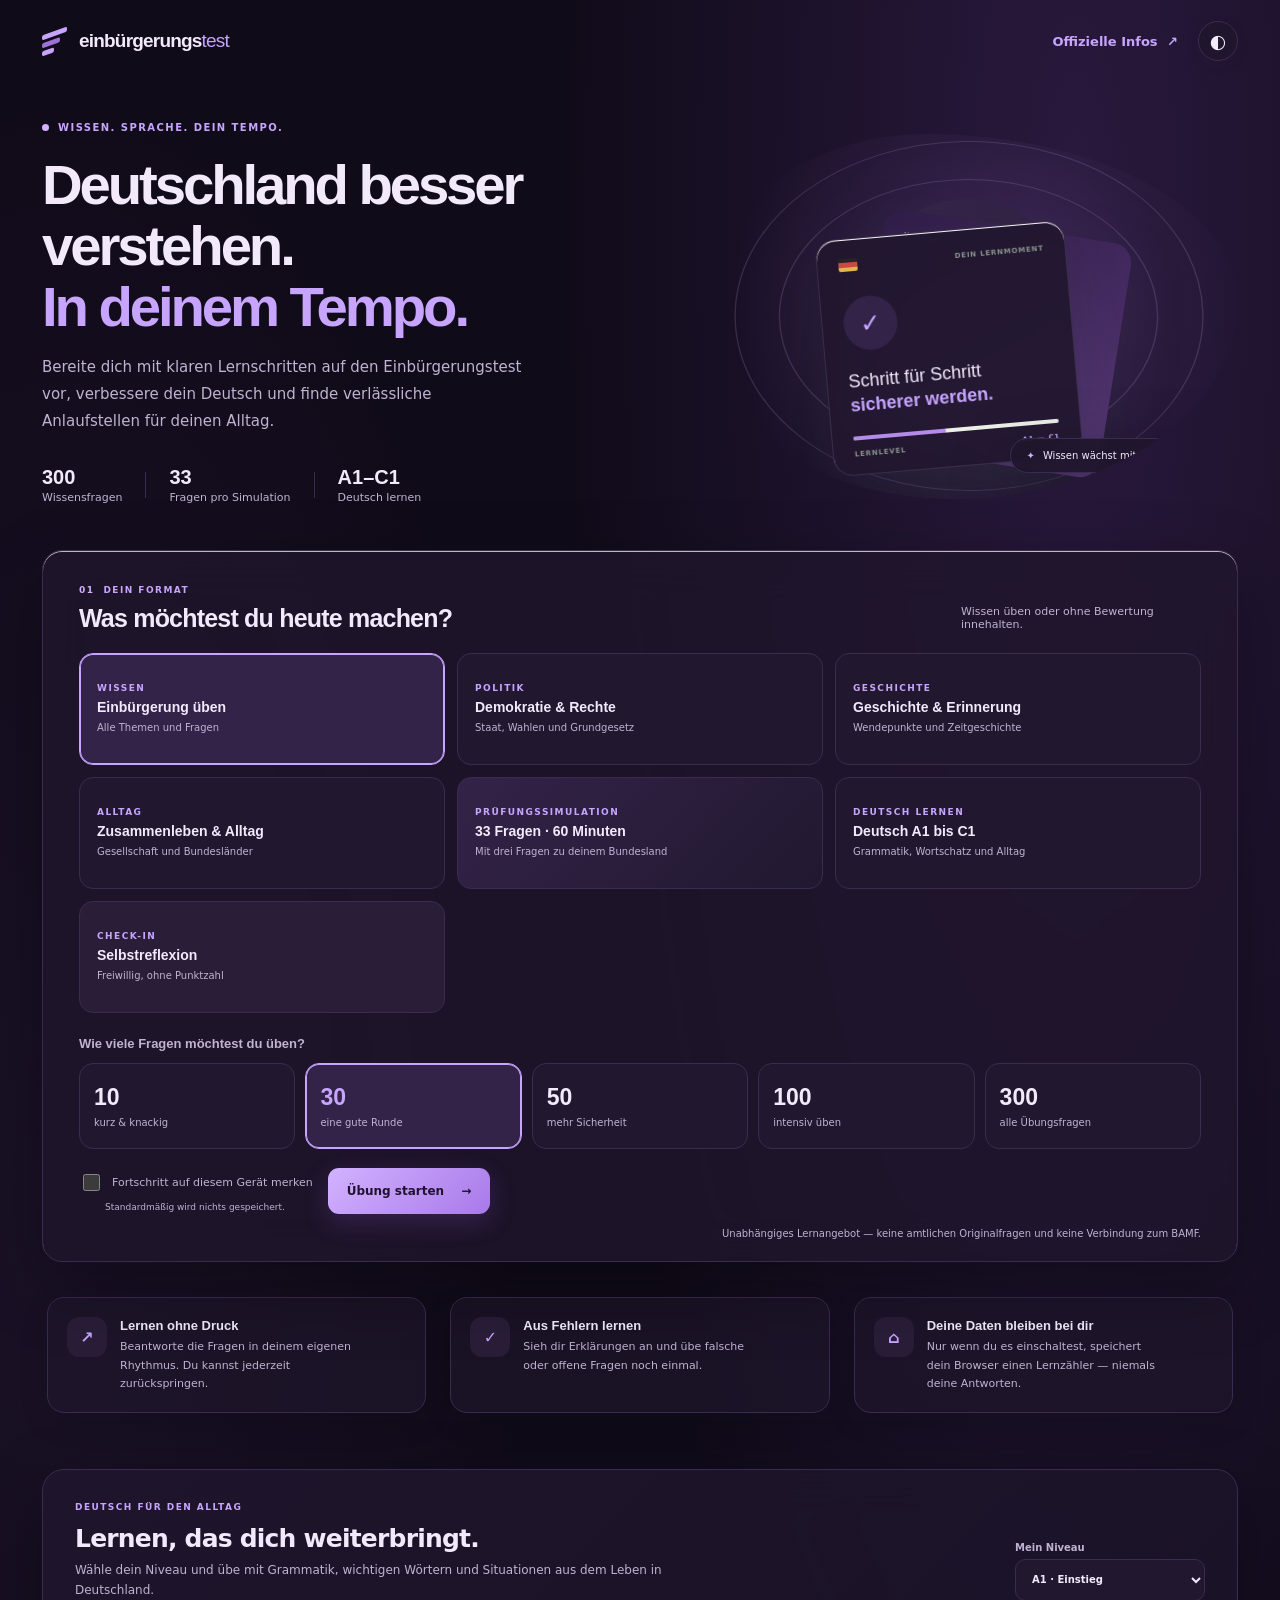
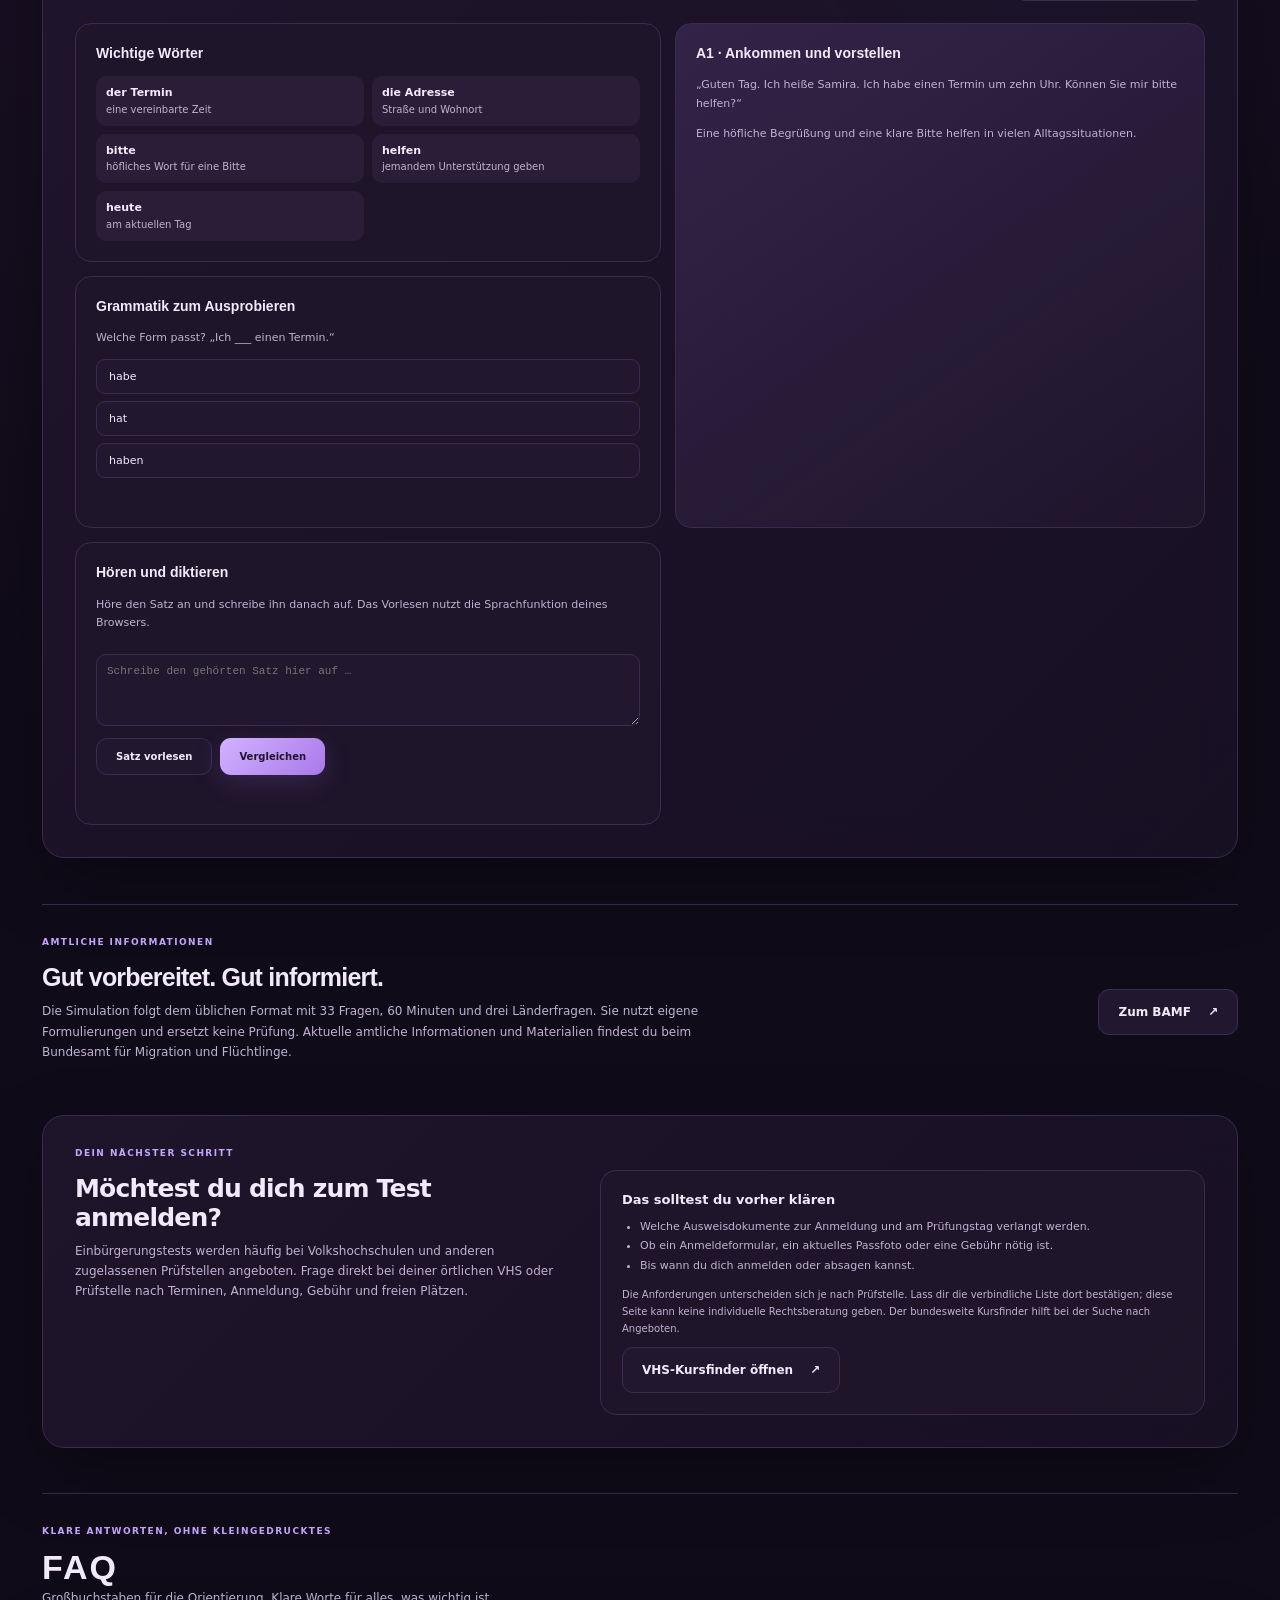
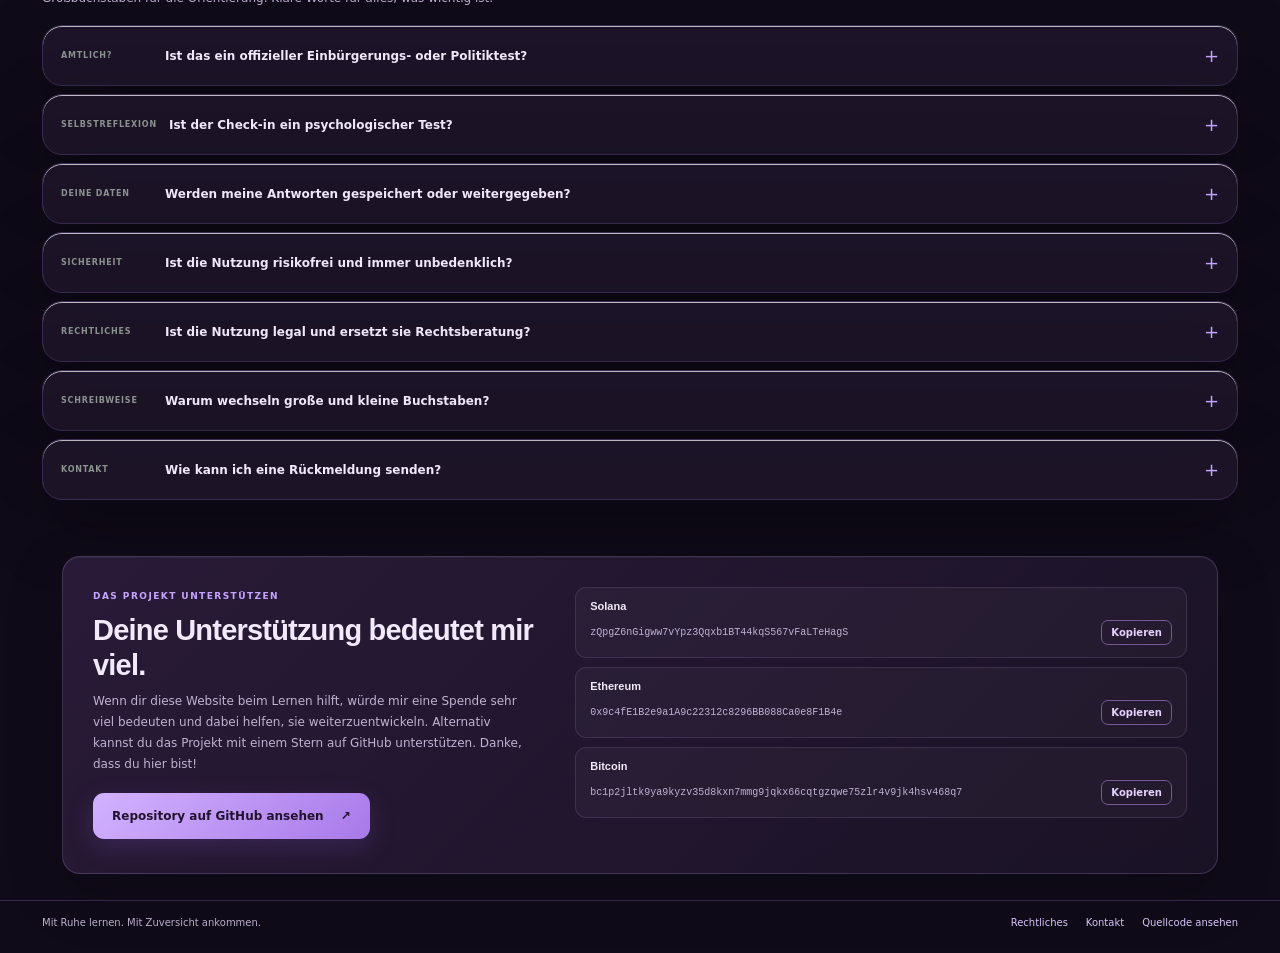
<file: index.html>
<!doctype html>
<html lang="de">
  <head>
    <meta charset="utf-8">
    <meta name="viewport" content="width=device-width, initial-scale=1">
    <meta name="theme-color" content="#120d1f">
    <meta name="description" content="Einbürgerungstest üben: unabhängige 33-Fragen-Simulation, Lernmodule von A1 bis C1 und verständliche Orientierung für den Alltag in Deutschland.">
    <meta property="og:title" content="Einbürgerungstest — Lernen in deinem Tempo">
    <meta property="og:description" content="Practice German citizenship-test topics, learn German from A1 to C1, and study at your own pace.">
    <meta property="og:type" content="website">
    <link rel="manifest" href="manifest.webmanifest">
    <link rel="icon" href="icon.svg" type="image/svg+xml">
    <title>Einbürgerungstest — Lernen in deinem Tempo</title>
    <link rel="stylesheet" href="styles.css">
    <script src="questions.js" defer></script>
    <script src="app.js" defer></script>
  </head>
  <body class="dark-theme">
    <header class="topbar">
      <a class="brand" href="#" aria-label="Einbürgerungstest Startseite">
        <span class="brand-mark" aria-hidden="true"><span></span><span></span><span></span></span>
        <span>einbürgerungs<span class="brand-light">test</span></span>
      </a>
      <div class="topbar-actions">
        <a class="top-link" href="#official-title">Offizielle Infos <span aria-hidden="true">↗</span></a>
        <button id="theme-toggle" class="icon-button" type="button" aria-label="Helles Design einschalten" title="Helles Design einschalten"><span aria-hidden="true">◐</span></button>
      </div>
    </header>

    <main>
      <section id="home-screen" class="home-screen">
        <div class="hero">
          <div class="hero-copy">
            <div class="eyebrow"><span class="eyebrow-dot"></span> WISSEN. SPRACHE. DEIN TEMPO.</div>
            <h1>Deutschland besser verstehen.<br><span>In deinem Tempo.</span></h1>
            <p class="hero-lede">Bereite dich mit klaren Lernschritten auf den Einbürgerungstest vor, verbessere dein Deutsch und finde verlässliche Anlaufstellen für deinen Alltag.</p>
            <div class="hero-facts">
              <div><strong>300</strong><span>Wissensfragen</span></div><i aria-hidden="true"></i>
              <div><strong>33</strong><span>Fragen pro Simulation</span></div><i aria-hidden="true"></i>
              <div><strong>A1–C1</strong><span>Deutsch lernen</span></div>
            </div>
          </div>
          <div class="hero-art" aria-hidden="true">
            <div class="art-orbit orbit-one"></div><div class="art-orbit orbit-two"></div><div class="art-sun"></div>
            <div class="art-card art-card-back"><span>WISSEN</span><b>+</b></div>
            <div class="art-card art-card-front">
              <div class="art-card-top"><span class="mini-flag"><i></i><i></i><i></i></span><span>DEIN LERNMOMENT</span></div>
              <div class="art-check">✓</div><p>Schritt für Schritt<br><b>sicherer werden.</b></p>
              <div class="art-progress"><span></span></div>
              <div class="art-card-bottom"><span>LERNLEVEL</span><b>A1 — C1</b></div>
            </div>
            <div class="art-note"><span>✦</span> Wissen wächst mit jedem Schritt.</div>
          </div>
        </div>

        <section class="setup-card" aria-labelledby="setup-title">
          <div class="setup-heading">
            <div><div class="step-label"><span>01</span> DEIN FORMAT</div><h2 id="setup-title" tabindex="-1">Was möchtest du heute machen?</h2></div>
            <p>Wissen üben oder ohne Bewertung innehalten.</p>
          </div>
          <div class="mode-options" role="group" aria-label="Übungsformat">
            <button class="mode-option selected" type="button" data-mode="all" aria-pressed="true">
              <span class="mode-label">WISSEN</span><strong>Einbürgerung üben</strong><span>Alle Themen und Fragen</span>
            </button>
            <button class="mode-option" type="button" data-mode="politics" aria-pressed="false">
              <span class="mode-label">POLITIK</span><strong>Demokratie &amp; Rechte</strong><span>Staat, Wahlen und Grundgesetz</span>
            </button>
            <button class="mode-option" type="button" data-mode="history" aria-pressed="false">
              <span class="mode-label">GESCHICHTE</span><strong>Geschichte &amp; Erinnerung</strong><span>Wendepunkte und Zeitgeschichte</span>
            </button>
            <button class="mode-option" type="button" data-mode="community" aria-pressed="false">
              <span class="mode-label">ALLTAG</span><strong>Zusammenleben &amp; Alltag</strong><span>Gesellschaft und Bundesländer</span>
            </button>
            <button class="mode-option simulation-option" type="button" data-mode="simulation" aria-pressed="false">
              <span class="mode-label">PRÜFUNGSSIMULATION</span><strong>33 Fragen · 60 Minuten</strong><span>Mit drei Fragen zu deinem Bundesland</span>
            </button>
            <button class="mode-option" type="button" data-mode="learning" aria-pressed="false">
              <span class="mode-label">DEUTSCH LERNEN</span><strong>Deutsch A1 bis C1</strong><span>Grammatik, Wortschatz und Alltag</span>
            </button>
            <button class="mode-option reflection-option" type="button" data-mode="reflection" aria-pressed="false">
              <span class="mode-label">CHECK-IN</span><strong>Selbstreflexion</strong><span>Freiwillig, ohne Punktzahl</span>
            </button>
          </div>
          <div id="state-setup" class="state-setup" hidden>
            <label for="state-select">In welchem Bundesland wohnst du?</label>
            <select id="state-select" name="bundesland">
              <option value="">Bitte auswählen</option>
              <option>Baden-Württemberg</option><option>Bayern</option><option>Berlin</option><option>Brandenburg</option>
              <option>Bremen</option><option>Hamburg</option><option>Hessen</option><option>Mecklenburg-Vorpommern</option>
              <option>Niedersachsen</option><option>Nordrhein-Westfalen</option><option>Rheinland-Pfalz</option><option>Saarland</option>
              <option>Sachsen</option><option>Sachsen-Anhalt</option><option>Schleswig-Holstein</option><option>Thüringen</option>
            </select>
            <p>Die Auswahl erstellt drei passende Übungsfragen. Die Fragen sind unabhängig formuliert und nicht amtlich.</p>
          </div>
          <div id="knowledge-setup">
            <h3 class="count-title">Wie viele Fragen möchtest du üben?</h3>
            <div class="count-options" role="group" aria-label="Anzahl der Fragen">
              <button class="count-option" type="button" data-count="10"><strong>10</strong><span>kurz &amp; knackig</span></button>
              <button class="count-option" type="button" data-count="30"><strong>30</strong><span>eine gute Runde</span></button>
              <button class="count-option" type="button" data-count="50"><strong>50</strong><span>mehr Sicherheit</span></button>
              <button class="count-option" type="button" data-count="100"><strong>100</strong><span>intensiv üben</span></button>
              <button class="count-option" type="button" data-count="300"><strong>300</strong><span>alle Übungsfragen</span></button>
            </div>
          </div>
          <div class="setup-footer">
            <div class="setup-actions">
              <label class="save-progress"><input id="save-progress-toggle" type="checkbox"><span>Fortschritt auf diesem Gerät merken</span></label>
              <p id="progress-status" class="progress-status" aria-live="polite">Standardmäßig wird nichts gespeichert.</p>
              <button id="start-button" class="button button-primary" type="button">Übung starten <span aria-hidden="true">→</span></button>
            </div>
          </div>
          <div id="saved-progress" class="saved-progress" hidden>
            <div><strong id="saved-progress-total">0</strong><span>beantwortete Übungsfragen auf diesem Gerät</span></div>
            <button id="reset-progress" class="text-button" type="button">Gespeicherten Fortschritt löschen</button>
          </div>
          <p class="catalogue-note">Unabhängiges Lernangebot — keine amtlichen Originalfragen und keine Verbindung zum BAMF.</p>
        </section>

        <section class="info-row" aria-label="So funktioniert es">
          <article class="info-item"><div class="info-icon icon-learn" aria-hidden="true">↗</div><div><h3>Lernen ohne Druck</h3><p>Beantworte die Fragen in deinem eigenen Rhythmus. Du kannst jederzeit zurückspringen.</p></div></article>
          <article class="info-item"><div class="info-icon icon-check" aria-hidden="true">✓</div><div><h3>Aus Fehlern lernen</h3><p>Sieh dir Erklärungen an und übe falsche oder offene Fragen noch einmal.</p></div></article>
          <article class="info-item"><div class="info-icon icon-safe" aria-hidden="true">⌂</div><div><h3>Deine Daten bleiben bei dir</h3><p>Nur wenn du es einschaltest, speichert dein Browser einen Lernzähler — niemals deine Antworten.</p></div></article>
        </section>

        <section id="learning-section" class="learning-section" aria-labelledby="learning-title">
          <div class="section-kicker">DEUTSCH FÜR DEN ALLTAG</div>
          <div class="learning-heading">
            <div><h2 id="learning-title">Lernen, das dich weiterbringt.</h2><p>Wähle dein Niveau und übe mit Grammatik, wichtigen Wörtern und Situationen aus dem Leben in Deutschland.</p></div>
            <label class="level-picker" for="learning-level">Mein Niveau
              <select id="learning-level" aria-label="Deutsch-Niveau auswählen">
                <option value="A1">A1 · Einstieg</option><option value="A2">A2 · Grundlagen</option>
                <option value="B1">B1 · Selbstständig</option><option value="B2">B2 · Sicher</option>
                <option value="C1">C1 · Fortgeschritten</option>
              </select>
            </label>
          </div>
          <div id="learning-module" class="learning-module" aria-live="polite"></div>
        </section>

        <section class="official-section" aria-labelledby="official-title">
          <div class="section-kicker">AMTLICHE INFORMATIONEN</div>
          <div class="official-content">
            <div><h2 id="official-title">Gut vorbereitet. Gut informiert.</h2><p>Die Simulation folgt dem üblichen Format mit 33 Fragen, 60 Minuten und drei Länderfragen. Sie nutzt eigene Formulierungen und ersetzt keine Prüfung. Aktuelle amtliche Informationen und Materialien findest du beim Bundesamt für Migration und Flüchtlinge.</p></div>
            <a class="button button-secondary" href="https://www.bamf.de/DE/Themen/Integration/ZugewanderteTeilnehmende/Einbuergerung/einbuergerung-node.html" target="_blank" rel="noopener noreferrer">Zum BAMF <span aria-hidden="true">↗</span></a>
          </div>
        </section>

        <section class="vhs-section" aria-labelledby="vhs-title">
          <div class="section-kicker">DEIN NÄCHSTER SCHRITT</div>
          <div class="vhs-content">
            <div><h2 id="vhs-title">Möchtest du dich zum Test anmelden?</h2><p>Einbürgerungstests werden häufig bei Volkshochschulen und anderen zugelassenen Prüfstellen angeboten. Frage direkt bei deiner örtlichen VHS oder Prüfstelle nach Terminen, Anmeldung, Gebühr und freien Plätzen.</p></div>
            <div class="vhs-checklist">
              <h3>Das solltest du vorher klären</h3>
              <ul>
                <li>Welche Ausweisdokumente zur Anmeldung und am Prüfungstag verlangt werden.</li>
                <li>Ob ein Anmeldeformular, ein aktuelles Passfoto oder eine Gebühr nötig ist.</li>
                <li>Bis wann du dich anmelden oder absagen kannst.</li>
              </ul>
              <p>Die Anforderungen unterscheiden sich je nach Prüfstelle. Lass dir die verbindliche Liste dort bestätigen; diese Seite kann keine individuelle Rechtsberatung geben. Der bundesweite Kursfinder hilft bei der Suche nach Angeboten.</p>
              <a class="button button-secondary" href="https://www.volkshochschule.de/kursfinder.php" target="_blank" rel="noopener noreferrer">VHS-Kursfinder öffnen <span aria-hidden="true">↗</span></a>
            </div>
          </div>
        </section>

        <section class="faq-section" aria-labelledby="faq-title">
          <div class="section-kicker">KLARE ANTWORTEN, OHNE KLEINGEDRUCKTES</div>
          <h2 id="faq-title">FAQ</h2>
          <p class="faq-intro">Großbuchstaben für die Orientierung. Klare Worte für alles, was wichtig ist.</p>
          <div class="faq-list">
            <details class="faq-item">
              <summary><span class="faq-tag">AMTLICH?</span> Ist das ein offizieller Einbürgerungs- oder Politiktest?</summary>
              <p>Nein. Die Fragen hier sind unabhängig formuliertes Übungsmaterial. Die Website ist weder vom BAMF erstellt noch bestätigt und ersetzt keine Prüfung. Deine Antworten werden von der Anwendung nicht an Behörden übermittelt; dieses Übungsergebnis ist kein amtlicher Nachweis und ändert kein laufendes Verfahren. Aktuelle amtliche Informationen und Materialien findest du beim BAMF.</p>
            </details>
            <details class="faq-item">
              <summary><span class="faq-tag">SELBSTREFLEXION</span> Ist der Check-in ein psychologischer Test?</summary>
              <p>Nein. Der freiwillige Check-in ist eine kurze Selbstreflexion ohne Punktzahl, Diagnose oder wissenschaftlichen Anspruch. Er kann weder psychische Erkrankungen erkennen noch eine Beratung oder Behandlung ersetzen.</p>
            </details>
            <details class="faq-item">
              <summary><span class="faq-tag">DEINE DATEN</span> Werden meine Antworten gespeichert oder weitergegeben?</summary>
              <p>Die Anwendung sendet deine Antworten nicht an ein Konto oder eine App-Datenbank und speichert sie nicht dauerhaft. Beim Schließen oder Neuladen der Seite gehen sie verloren. Nur wenn du es einschaltest, speichert dein Browser einen Lernzähler ohne Antworttexte; du kannst ihn jederzeit löschen. Der Hosting-Anbieter kann technische Zugriffsdaten nach seinen eigenen Bedingungen verarbeiten; siehe auch dessen Datenschutzhinweise.</p>
            </details>
            <details class="faq-item">
              <summary><span class="faq-tag">SICHERHEIT</span> Ist die Nutzung risikofrei und immer unbedenklich?</summary>
              <p>Die Wissensübungen sind als freiwillige Lernhilfe gedacht; eine Wirkung oder ein bestimmtes Prüfungsergebnis wird nicht versprochen. Der Check-in ist nicht für Krisen oder medizinische Entscheidungen gedacht. Wenn dich etwas belastet, wende dich bitte an eine qualifizierte Fachperson oder eine örtliche Beratungsstelle. Bei akuter Gefahr nutze den örtlichen Notruf. In Deutschland erreichst du die TelefonSeelsorge unter <a href="https://www.telefonseelsorge.de/" target="_blank" rel="noopener noreferrer">telefonseelsorge.de</a>.</p>
            </details>
            <details class="faq-item">
              <summary><span class="faq-tag">RECHTLICHES</span> Ist die Nutzung legal und ersetzt sie Rechtsberatung?</summary>
              <p>Die Seite ist als unabhängiges Bildungs- und Selbstreflexionsangebot für freiwillige Übungen gedacht. Sie erteilt keine Rechts-, Aufenthalts- oder Gesundheitsberatung; ihre Inhalte sind keine amtliche Entscheidung und geben keine pauschale Garantie für jeden Rechtsraum oder Einzelfall. Für verbindliche Auskünfte wende dich an zuständige Behörden oder qualifizierte Beratungsstellen.</p>
            </details>
            <details class="faq-item">
              <summary><span class="faq-tag">SCHREIBWEISE</span> Warum wechseln große und kleine Buchstaben?</summary>
              <p>Großbuchstaben markieren kurze Rubriken und helfen beim Überfliegen; Fließtext bleibt in normaler Schreibweise besser lesbar. Das ist ein Gestaltungsmittel und verändert weder Bedeutung noch Verbindlichkeit der Inhalte.</p>
            </details>
            <details class="faq-item">
              <summary><span class="faq-tag">KONTAKT</span> Wie kann ich eine Rückmeldung senden?</summary>
              <p>Schreib freiwillig an <a href="mailto:ruslanfridenli@proton.me">ruslanfridenli@proton.me</a>. Dein Mailprogramm öffnet eine leere Nachricht; Antworten aus den Übungen werden weder angehängt noch automatisch verschickt. Bitte sende keine sensiblen Gesundheits- oder persönlichen Daten.</p>
            </details>
          </div>
        </section>
      </section>

      <section id="quiz-screen" class="quiz-screen" hidden aria-labelledby="question-text">
        <div class="quiz-top">
          <button id="exit-button" class="text-button" type="button"><span aria-hidden="true">←</span> Beenden</button>
          <div class="quiz-caption"><span class="mini-flag"><i></i><i></i><i></i></span> <span id="quiz-mode-label">ÜBUNG</span></div>
          <div id="simulation-timer" class="timer-pill" role="timer" aria-live="off" hidden><span aria-hidden="true">◷</span> <span id="timer-value">60:00</span></div>
          <div id="quiz-count" class="quiz-count">FRAGE <strong>01</strong> / 10</div>
        </div>
        <div class="progress-track" role="progressbar" aria-label="Testfortschritt" aria-valuemin="0" aria-valuemax="100" aria-valuenow="0"><span id="progress-fill"></span></div>
        <div class="quiz-layout">
          <aside class="quiz-aside"><span class="step-label"><span>02</span> DEIN FORMAT</span><h2>Frage für Frage.<br><em>In deinem Tempo.</em></h2><p id="quiz-instructions">Lies die Frage in Ruhe und wähle die Antwort, die du für richtig hältst.</p><div class="aside-tip"><span aria-hidden="true">✦</span><p><b>Gut zu wissen</b><br>Mit 1–4 wählst du eine Antwort, mit Enter gehst du weiter.</p></div></aside>
          <section class="question-card" aria-live="polite">
            <div class="question-meta"><span id="question-category">POLITIK &amp; DEMOKRATIE</span><span id="answered-count">0 beantwortet</span></div>
            <h1 id="question-text" tabindex="-1"></h1>
            <div id="answer-list" class="answer-list" role="group" aria-label="Antwortmöglichkeiten"></div>
            <div class="question-tools">
              <button id="speak-question" class="text-button" type="button"><span aria-hidden="true">◖</span> Frage vorlesen</button>
              <a id="report-question" class="text-button" href="mailto:ruslanfridenli@proton.me">Tippfehler melden</a>
            </div>
            <p id="question-feedback" class="question-feedback" aria-live="polite" hidden></p>
            <div class="question-footer"><button id="previous-button" class="button button-secondary" type="button"><span aria-hidden="true">←</span> Zurück</button><button id="next-button" class="button button-primary" type="button">Nächste Frage <span aria-hidden="true">→</span></button></div>
          </section>
        </div>
        <nav id="question-dots" class="question-dots" aria-label="Fragenübersicht"></nav>
      </section>

      <section id="result-screen" class="result-screen" hidden aria-labelledby="result-title">
        <div class="result-heading"><div class="step-label"><span>03</span> <span id="result-step-label">DEIN ERGEBNIS</span></div><h1 id="result-title" tabindex="-1">Du hast es geschafft.</h1><p id="result-heading-copy">Jede Frage war ein Schritt nach vorn. Schau dir an, wie du abgeschnitten hast.</p></div>
        <div class="result-card">
          <div id="score-panel" class="score-panel"><div class="score-ring"><div><strong id="score-percent">0%</strong><span>RICHTIG</span></div></div><p id="result-message">Weiter üben lohnt sich — du bist auf dem Weg.</p><p id="pass-status" class="pass-status" hidden></p></div>
          <div id="result-stats" class="result-stats">
            <div class="stat-row"><span><i class="stat-dot correct-dot"></i>Richtig beantwortet</span><strong id="correct-total">0</strong></div>
            <div class="stat-row"><span><i class="stat-dot wrong-dot"></i>Falsch beantwortet</span><strong id="wrong-total">0</strong></div>
            <div class="stat-row"><span><i class="stat-dot open-dot"></i>Nicht beantwortet</span><strong id="skipped-total">0</strong></div>
            <div class="result-divider"></div><div class="stat-row total-row"><span>Fragen insgesamt</span><strong id="total-count">0</strong></div>
            <div class="result-actions"><button id="review-button" class="button button-secondary" type="button">Antworten ansehen</button><button id="retry-wrong-button" class="button button-secondary" type="button" hidden>Fehler &amp; offene Fragen üben</button><button id="print-errors-button" class="button button-secondary" type="button">Fehler drucken / als PDF</button><button id="retry-button" class="button button-primary" type="button">Neuen Test starten <span aria-hidden="true">→</span></button></div>
          </div>
          <div id="reflection-result" class="reflection-result" hidden>
            <div class="reflection-mark" aria-hidden="true">○</div>
            <h2>Danke, dass du dir einen Moment genommen hast.</h2>
            <p>Deine Antworten sind kein Testergebnis und werden nicht bewertet. Nimm daraus nur mit, was sich für dich stimmig anfühlt.</p>
            <p class="support-note">Wenn du Unterstützung brauchst, sprich mit einer qualifizierten Fachperson oder einer örtlichen Beratungsstelle. Bei akuter Gefahr wende dich an den örtlichen Notruf.</p>
            <div class="result-actions"><button id="review-button-reflection" class="button button-secondary" type="button">Meine Antworten ansehen</button><button id="retry-button-reflection" class="button button-primary" type="button">Zur Startseite</button></div>
          </div>
        </div>
        <div id="review-panel" class="review-panel" hidden><div class="review-heading"><div class="step-label"><span>↳</span> DEINE ANTWORTEN</div><h2 id="review-title">Das hast du geantwortet</h2></div><div id="review-list" class="review-list"></div></div>
        <p id="result-note" class="catalogue-note result-note">Übungsergebnis — kein amtliches Prüfungsergebnis.</p>
      </section>
    </main>
    <section class="support-section" aria-labelledby="support-title">
      <div class="support-copy">
        <div class="section-kicker">DAS PROJEKT UNTERSTÜTZEN</div>
        <h2 id="support-title">Deine Unterstützung bedeutet mir viel.</h2>
        <p>Wenn dir diese Website beim Lernen hilft, würde mir eine Spende sehr viel bedeuten und dabei helfen, sie weiterzuentwickeln. Alternativ kannst du das Projekt mit einem Stern auf GitHub unterstützen. Danke, dass du hier bist!</p>
        <a class="button button-primary support-star" href="https://github.com/ruslanfridenli/einbuergerungstest" target="_blank" rel="noopener noreferrer">Repository auf GitHub ansehen <span aria-hidden="true">↗</span></a>
      </div>
      <div class="support-wallets" aria-label="Krypto-Spendenadressen">
        <article class="support-wallet">
          <h3>Solana</h3>
          <div class="support-address"><code id="solana-address">zQpgZ6nGigww7vYpz3Qqxb1BT44kqS567vFaLTeHagS</code><button class="copy-address" type="button" data-copy-target="solana-address" aria-label="Solana-Adresse kopieren">Kopieren</button></div>
        </article>
        <article class="support-wallet">
          <h3>Ethereum</h3>
          <div class="support-address"><code id="ethereum-address">0x9c4fE1B2e9a1A9c22312c8296BB088Ca0e8F1B4e</code><button class="copy-address" type="button" data-copy-target="ethereum-address" aria-label="Ethereum-Adresse kopieren">Kopieren</button></div>
        </article>
        <article class="support-wallet">
          <h3>Bitcoin</h3>
          <div class="support-address"><code id="bitcoin-address">bc1p2jltk9ya9kyzv35d8kxn7mmg9jqkx66cqtgzqwe75zlr4v9jk4hsv468q7</code><button class="copy-address" type="button" data-copy-target="bitcoin-address" aria-label="Bitcoin-Adresse kopieren">Kopieren</button></div>
        </article>
        <p id="support-copy-status" class="support-copy-status" role="status" aria-live="polite"></p>
      </div>
    </section>
    <footer class="footer"><span>Mit Ruhe lernen. Mit Zuversicht ankommen.</span><nav aria-label="Weitere Informationen"><a href="legal.html">Rechtliches</a><a href="mailto:ruslanfridenli@proton.me">Kontakt</a><a href="https://github.com/ruslanfridenli/einbuergerungstest">Quellcode ansehen</a></nav></footer>
    <noscript><p class="noscript">Bitte aktiviere JavaScript, um den Übungstest zu verwenden.</p></noscript>
  </body>
</html>
</file>
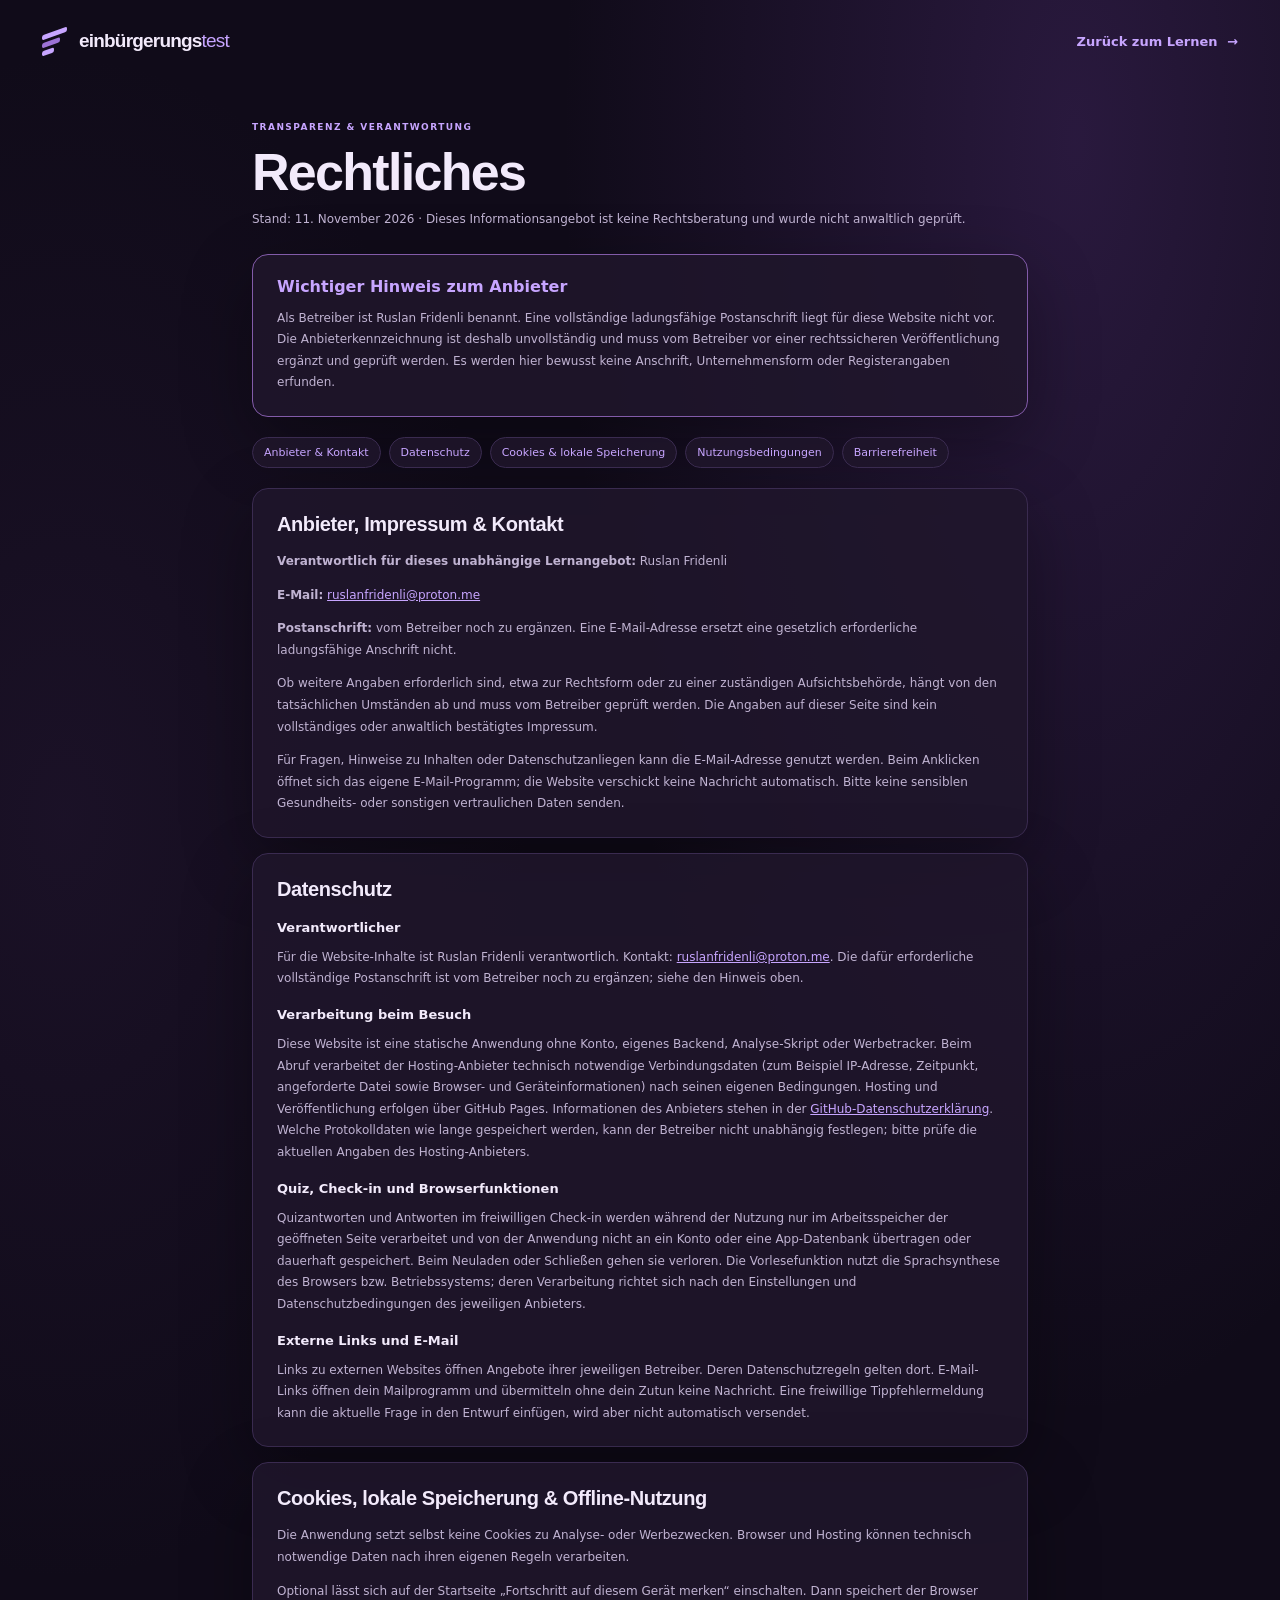
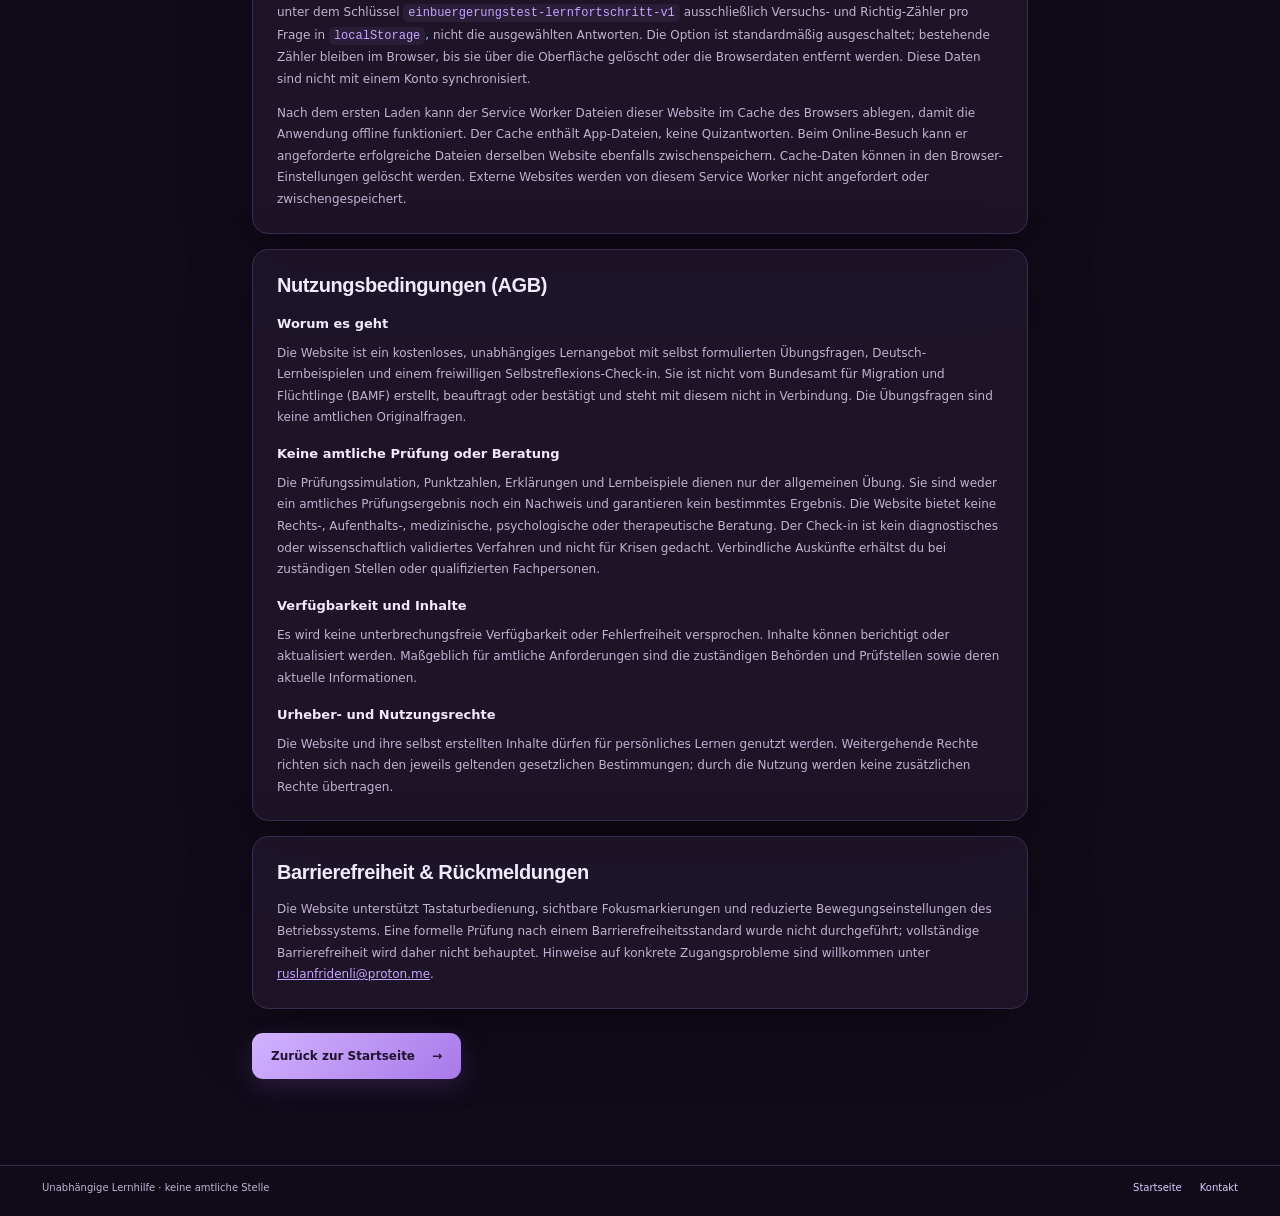
<file: legal.html>
<!doctype html>
<html lang="de">
  <head>
    <meta charset="utf-8">
    <meta name="viewport" content="width=device-width, initial-scale=1">
    <meta name="theme-color" content="#120d1f">
    <meta name="description" content="Datenschutz, Nutzungsbedingungen, Anbieterinformationen und Kontakt für das unabhängige Lernangebot Einbürgerungstest.">
    <title>Rechtliches — Einbürgerungstest</title>
    <link rel="icon" href="icon.svg" type="image/svg+xml">
    <link rel="stylesheet" href="styles.css">
  </head>
  <body class="dark-theme">
    <header class="topbar">
      <a class="brand" href="./" aria-label="Zur Startseite">
        <span class="brand-mark" aria-hidden="true"><span></span><span></span><span></span></span>
        <span>einbürgerungs<span class="brand-light">test</span></span>
      </a>
      <a class="top-link" href="./">Zurück zum Lernen <span aria-hidden="true">→</span></a>
    </header>
    <main class="legal-page">
      <div class="section-kicker">TRANSPARENZ &amp; VERANTWORTUNG</div>
      <h1>Rechtliches</h1>
      <p class="legal-updated">Stand: 11. November 2026 · Dieses Informationsangebot ist keine Rechtsberatung und wurde nicht anwaltlich geprüft.</p>
      <aside class="legal-notice" aria-label="Wichtiger Hinweis zum Impressum">
        <strong>Wichtiger Hinweis zum Anbieter</strong>
        <p>Als Betreiber ist Ruslan Fridenli benannt. Eine vollständige ladungsfähige Postanschrift liegt für diese Website nicht vor. Die Anbieterkennzeichnung ist deshalb unvollständig und muss vom Betreiber vor einer rechtssicheren Veröffentlichung ergänzt und geprüft werden. Es werden hier bewusst keine Anschrift, Unternehmensform oder Registerangaben erfunden.</p>
      </aside>

      <nav class="legal-index" aria-label="Inhalte dieser Seite">
        <a href="#anbieter">Anbieter &amp; Kontakt</a>
        <a href="#datenschutz">Datenschutz</a>
        <a href="#speicherung">Cookies &amp; lokale Speicherung</a>
        <a href="#bedingungen">Nutzungsbedingungen</a>
        <a href="#barrierefreiheit">Barrierefreiheit</a>
      </nav>

      <section id="anbieter" class="legal-section">
        <h2>Anbieter, Impressum &amp; Kontakt</h2>
        <p><strong>Verantwortlich für dieses unabhängige Lernangebot:</strong> Ruslan Fridenli</p>
        <p><strong>E-Mail:</strong> <a href="mailto:ruslanfridenli@proton.me">ruslanfridenli@proton.me</a></p>
        <p><strong>Postanschrift:</strong> vom Betreiber noch zu ergänzen. Eine E-Mail-Adresse ersetzt eine gesetzlich erforderliche ladungsfähige Anschrift nicht.</p>
        <p>Ob weitere Angaben erforderlich sind, etwa zur Rechtsform oder zu einer zuständigen Aufsichtsbehörde, hängt von den tatsächlichen Umständen ab und muss vom Betreiber geprüft werden. Die Angaben auf dieser Seite sind kein vollständiges oder anwaltlich bestätigtes Impressum.</p>
        <p>Für Fragen, Hinweise zu Inhalten oder Datenschutzanliegen kann die E-Mail-Adresse genutzt werden. Beim Anklicken öffnet sich das eigene E-Mail-Programm; die Website verschickt keine Nachricht automatisch. Bitte keine sensiblen Gesundheits- oder sonstigen vertraulichen Daten senden.</p>
      </section>

      <section id="datenschutz" class="legal-section">
        <h2>Datenschutz</h2>
        <h3>Verantwortlicher</h3>
        <p>Für die Website-Inhalte ist Ruslan Fridenli verantwortlich. Kontakt: <a href="mailto:ruslanfridenli@proton.me">ruslanfridenli@proton.me</a>. Die dafür erforderliche vollständige Postanschrift ist vom Betreiber noch zu ergänzen; siehe den Hinweis oben.</p>
        <h3>Verarbeitung beim Besuch</h3>
        <p>Diese Website ist eine statische Anwendung ohne Konto, eigenes Backend, Analyse-Skript oder Werbetracker. Beim Abruf verarbeitet der Hosting-Anbieter technisch notwendige Verbindungsdaten (zum Beispiel IP-Adresse, Zeitpunkt, angeforderte Datei sowie Browser- und Geräteinformationen) nach seinen eigenen Bedingungen. Hosting und Veröffentlichung erfolgen über GitHub Pages. Informationen des Anbieters stehen in der <a href="https://docs.github.com/en/site-policy/privacy-policies/github-privacy-statement" target="_blank" rel="noopener noreferrer">GitHub-Datenschutzerklärung</a>. Welche Protokolldaten wie lange gespeichert werden, kann der Betreiber nicht unabhängig festlegen; bitte prüfe die aktuellen Angaben des Hosting-Anbieters.
        </p>
        <h3>Quiz, Check-in und Browserfunktionen</h3>
        <p>Quizantworten und Antworten im freiwilligen Check-in werden während der Nutzung nur im Arbeitsspeicher der geöffneten Seite verarbeitet und von der Anwendung nicht an ein Konto oder eine App-Datenbank übertragen oder dauerhaft gespeichert. Beim Neuladen oder Schließen gehen sie verloren. Die Vorlesefunktion nutzt die Sprachsynthese des Browsers bzw. Betriebssystems; deren Verarbeitung richtet sich nach den Einstellungen und Datenschutzbedingungen des jeweiligen Anbieters.</p>
        <h3>Externe Links und E-Mail</h3>
        <p>Links zu externen Websites öffnen Angebote ihrer jeweiligen Betreiber. Deren Datenschutzregeln gelten dort. E-Mail-Links öffnen dein Mailprogramm und übermitteln ohne dein Zutun keine Nachricht. Eine freiwillige Tippfehlermeldung kann die aktuelle Frage in den Entwurf einfügen, wird aber nicht automatisch versendet.</p>
      </section>

      <section id="speicherung" class="legal-section">
        <h2>Cookies, lokale Speicherung &amp; Offline-Nutzung</h2>
        <p>Die Anwendung setzt selbst keine Cookies zu Analyse- oder Werbezwecken. Browser und Hosting können technisch notwendige Daten nach ihren eigenen Regeln verarbeiten.</p>
        <p>Optional lässt sich auf der Startseite „Fortschritt auf diesem Gerät merken“ einschalten. Dann speichert der Browser unter dem Schlüssel <code>einbuergerungstest-lernfortschritt-v1</code> ausschließlich Versuchs- und Richtig-Zähler pro Frage in <code>localStorage</code>, nicht die ausgewählten Antworten. Die Option ist standardmäßig ausgeschaltet; bestehende Zähler bleiben im Browser, bis sie über die Oberfläche gelöscht oder die Browserdaten entfernt werden. Diese Daten sind nicht mit einem Konto synchronisiert.</p>
        <p>Nach dem ersten Laden kann der Service Worker Dateien dieser Website im Cache des Browsers ablegen, damit die Anwendung offline funktioniert. Der Cache enthält App-Dateien, keine Quizantworten. Beim Online-Besuch kann er angeforderte erfolgreiche Dateien derselben Website ebenfalls zwischenspeichern. Cache-Daten können in den Browser-Einstellungen gelöscht werden. Externe Websites werden von diesem Service Worker nicht angefordert oder zwischengespeichert.</p>
      </section>

      <section id="bedingungen" class="legal-section">
        <h2>Nutzungsbedingungen (AGB)</h2>
        <h3>Worum es geht</h3>
        <p>Die Website ist ein kostenloses, unabhängiges Lernangebot mit selbst formulierten Übungsfragen, Deutsch-Lernbeispielen und einem freiwilligen Selbstreflexions-Check-in. Sie ist nicht vom Bundesamt für Migration und Flüchtlinge (BAMF) erstellt, beauftragt oder bestätigt und steht mit diesem nicht in Verbindung. Die Übungsfragen sind keine amtlichen Originalfragen.</p>
        <h3>Keine amtliche Prüfung oder Beratung</h3>
        <p>Die Prüfungssimulation, Punktzahlen, Erklärungen und Lernbeispiele dienen nur der allgemeinen Übung. Sie sind weder ein amtliches Prüfungsergebnis noch ein Nachweis und garantieren kein bestimmtes Ergebnis. Die Website bietet keine Rechts-, Aufenthalts-, medizinische, psychologische oder therapeutische Beratung. Der Check-in ist kein diagnostisches oder wissenschaftlich validiertes Verfahren und nicht für Krisen gedacht. Verbindliche Auskünfte erhältst du bei zuständigen Stellen oder qualifizierten Fachpersonen.</p>
        <h3>Verfügbarkeit und Inhalte</h3>
        <p>Es wird keine unterbrechungsfreie Verfügbarkeit oder Fehlerfreiheit versprochen. Inhalte können berichtigt oder aktualisiert werden. Maßgeblich für amtliche Anforderungen sind die zuständigen Behörden und Prüfstellen sowie deren aktuelle Informationen.</p>
        <h3>Urheber- und Nutzungsrechte</h3>
        <p>Die Website und ihre selbst erstellten Inhalte dürfen für persönliches Lernen genutzt werden. Weitergehende Rechte richten sich nach den jeweils geltenden gesetzlichen Bestimmungen; durch die Nutzung werden keine zusätzlichen Rechte übertragen.</p>
      </section>

      <section id="barrierefreiheit" class="legal-section">
        <h2>Barrierefreiheit &amp; Rückmeldungen</h2>
        <p>Die Website unterstützt Tastaturbedienung, sichtbare Fokusmarkierungen und reduzierte Bewegungseinstellungen des Betriebssystems. Eine formelle Prüfung nach einem Barrierefreiheitsstandard wurde nicht durchgeführt; vollständige Barrierefreiheit wird daher nicht behauptet. Hinweise auf konkrete Zugangsprobleme sind willkommen unter <a href="mailto:ruslanfridenli@proton.me">ruslanfridenli@proton.me</a>.</p>
      </section>
      <p class="legal-back"><a class="button button-primary" href="./">Zurück zur Startseite <span aria-hidden="true">→</span></a></p>
    </main>
    <footer class="footer"><span>Unabhängige Lernhilfe · keine amtliche Stelle</span><nav aria-label="Weitere Informationen"><a href="./">Startseite</a><a href="mailto:ruslanfridenli@proton.me">Kontakt</a></nav></footer>
  </body>
</html>
</file>
<file: styles.css>
:root {
  color-scheme: light;
  --ink: #1d2927;
  --muted: #74807b;
  --paper: #f5f2eb;
  --white: #fffefa;
  --green: #245c4b;
  --green-dark: #19493c;
  --mint: #e5eee7;
  --gold: #d6aa59;
  --line: #e8e5dd;
  --red: #b94d48;
  font-family: "DM Sans", sans-serif;
  font-synthesis: none;
  text-rendering: optimizeLegibility;
}

* { box-sizing: border-box; }
body { margin: 0; min-width: 320px; background: var(--paper); color: var(--ink); }
button, a { font: inherit; }
button { cursor: pointer; }
a { color: inherit; }
[hidden] { display: none !important; }

.topbar { height: 78px; display: flex; align-items: center; justify-content: space-between; max-width: 1240px; margin: auto; padding: 0 42px; }
.brand { display: inline-flex; gap: 12px; align-items: center; color: var(--ink); text-decoration: none; font-family: Manrope, sans-serif; font-size: 19px; font-weight: 800; letter-spacing: -.8px; }
.brand-light { font-weight: 500; color: var(--green); }
.brand-mark { width: 25px; height: 25px; display: grid; gap: 3px; align-content: center; transform: skewY(-20deg); }
.brand-mark span { display: block; height: 5px; border-radius: 2px; background: var(--green); }
.brand-mark span:nth-child(2) { width: 18px; background: var(--gold); }
.brand-mark span:nth-child(3) { width: 12px; }
.top-link { text-decoration: none; font-size: 13px; font-weight: 600; color: #53615c; }
.top-link span { margin-left: 5px; color: var(--green); }

main { max-width: 1240px; margin: auto; padding: 0 42px; }
.hero { min-height: 430px; display: grid; grid-template-columns: 1.08fr .92fr; align-items: center; position: relative; }
.hero-copy { padding: 32px 0 46px; position: relative; z-index: 1; }
.eyebrow, .step-label { display: flex; align-items: center; gap: 9px; color: var(--green); font-size: 10px; font-weight: 700; letter-spacing: 1.2px; }
.eyebrow-dot { width: 7px; height: 7px; background: var(--gold); border-radius: 50%; }
.hero h1 { margin: 22px 0 17px; font: 800 clamp(38px, 4.4vw, 58px)/1.12 Manrope, sans-serif; letter-spacing: -2.7px; }
.hero h1 span { color: var(--green); }
.hero-lede { max-width: 480px; color: #6b7771; font-size: 15px; line-height: 1.8; }
.hero-facts { display: flex; align-items: center; gap: 23px; margin-top: 31px; }
.hero-facts div { display: grid; gap: 2px; }
.hero-facts strong { font: 800 20px Manrope, sans-serif; color: var(--ink); }
.hero-facts span { color: #75817b; font-size: 11px; }
.hero-facts i { height: 26px; width: 1px; background: #d9d8ce; }
.hero-art { min-height: 365px; position: relative; display: grid; place-items: center; overflow: hidden; }
.art-orbit { position: absolute; width: 350px; height: 350px; border: 1px solid #e6e1d5; border-radius: 50%; }
.orbit-one { transform: scaleX(1.34) rotate(-23deg); }
.orbit-two { width: 275px; height: 275px; border-color: #e8e3d8; transform: scaleX(1.38) rotate(34deg); }
.art-sun { position: absolute; width: 210px; height: 210px; border-radius: 50%; background: #e8e9dc; top: 65px; left: 50%; transform: translateX(-51%); }
.art-card { position: absolute; width: 250px; height: 237px; border-radius: 13px; box-shadow: 0 21px 55px #253a3220; }
.art-card-back { background: var(--green); color: #d6e5d6; top: 91px; left: calc(50% - 102px); transform: rotate(9deg); padding: 21px; font-size: 8px; letter-spacing: 1px; }
.art-card-back b { position: absolute; right: 20px; bottom: 10px; color: #b8cdbb; font-size: 32px; font-weight: 400; }
.art-card-front { top: 96px; left: calc(50% - 145px); z-index: 1; padding: 19px 21px; background: var(--white); transform: rotate(-5deg); }
.art-card-top, .art-card-bottom { display: flex; align-items: center; justify-content: space-between; font-size: 7px; color: #89938e; font-weight: 700; letter-spacing: .8px; }
.mini-flag { width: 19px; height: 13px; display: inline-flex; flex-direction: column; border-radius: 2px; overflow: hidden; flex: 0 0 auto; }
.mini-flag i { display: block; flex: 1; background: #242424; }
.mini-flag i:nth-child(2) { background: #c64b42; }
.mini-flag i:nth-child(3) { background: #dfb64f; }
.art-check { width: 54px; height: 54px; border-radius: 50%; display: grid; place-items: center; margin: 26px 0 15px; background: var(--mint); color: var(--green); font-size: 25px; font-weight: 700; }
.art-card-front p { font: 500 17px/1.35 Manrope, sans-serif; }
.art-card-front p b { color: var(--green); font-weight: 800; }
.art-progress { height: 4px; background: #edf0e9; border-radius: 4px; overflow: hidden; margin: 12px 0 10px; }
.art-progress span { height: 100%; width: 45%; display: block; background: var(--gold); border-radius: 4px; }
.art-card-bottom b { color: var(--green); }
.art-note { position: absolute; z-index: 2; bottom: 26px; right: 12px; padding: 11px 15px; border: 1px solid #ebe8de; border-radius: 8px; color: #59665f; background: #f9f7f1; font-size: 10px; box-shadow: 0 5px 20px #26392b0d; }
.art-note span { color: var(--gold); margin-right: 5px; }

.setup-card { background: var(--white); padding: 31px 34px 20px; border: 1px solid #eeece4; border-radius: 12px; box-shadow: 0 12px 35px #26392b08; }
.setup-heading { display: flex; align-items: end; justify-content: space-between; gap: 20px; margin-bottom: 20px; }
.step-label { color: #89928b; font-size: 9px; }
.step-label span { color: var(--gold); font-weight: 800; }
.setup-heading h2 { margin: 9px 0 0; font: 700 22px Manrope, sans-serif; letter-spacing: -.6px; }
.setup-heading p { max-width: 240px; margin: 0 0 2px; color: var(--muted); font-size: 11px; }
.count-options { display: grid; grid-template-columns: repeat(5, 1fr); gap: 10px; }
.count-option { min-height: 82px; display: flex; flex-direction: column; align-items: flex-start; justify-content: center; gap: 6px; border: 1px solid #e8e9e1; border-radius: 8px; padding: 12px 14px; color: var(--ink); text-align: left; background: #fff; transition: background .16s, border-color .16s, transform .16s; }
.count-option:hover { transform: translateY(-2px); border-color: #b7c9bd; }
.count-option strong { font: 800 23px Manrope, sans-serif; }
.count-option span { font-size: 10px; color: #818a84; }
.count-option.selected { background: #f0f5ef; border: 1.5px solid var(--green); }
.count-option.selected strong { color: var(--green); }
.setup-footer { margin-top: 19px; display: flex; justify-content: space-between; align-items: center; gap: 16px; }
.privacy-note { color: #7d8780; font-size: 10px; }
.privacy-note span { color: var(--green); margin-right: 5px; }
.button { border: 0; border-radius: 6px; display: inline-flex; justify-content: center; align-items: center; gap: 17px; min-height: 43px; padding: 0 19px; font-size: 12px; font-weight: 700; transition: transform .16s, background .16s; }
.button:hover { transform: translateY(-1px); }
.button:focus-visible, .count-option:focus-visible, .answer-option:focus-visible, .text-button:focus-visible { outline: 3px solid #d6aa59; outline-offset: 3px; }
.button-primary { background: var(--green); color: white; }
.button-primary:hover { background: var(--green-dark); }
.button-secondary { border: 1px solid #e3e5dc; background: #fffefa; color: #43504b; }
.button-secondary:hover { background: #f6f7f2; }
.catalogue-note { margin: 14px 0 0; text-align: right; color: #9a9d94; font-size: 9px; }
.info-row { display: grid; grid-template-columns: repeat(3, 1fr); gap: 36px; padding: 32px 5px 52px; }
.info-item { display: flex; align-items: flex-start; gap: 13px; }
.info-icon { width: 34px; height: 34px; display: grid; place-items: center; border-radius: 9px; font-weight: 700; flex: 0 0 auto; }
.icon-learn { color: #8c6c31; background: #f3ead4; }
.icon-check { color: var(--green); background: #e2eee4; }
.icon-safe { color: #526a80; background: #e7edf1; }
.info-item h3 { margin: 1px 0 5px; font: 700 12px Manrope, sans-serif; }
.info-item p { max-width: 240px; margin: 0; color: #79837d; font-size: 10px; line-height: 1.65; }
.footer { max-width: 1240px; margin: auto; padding: 16px 42px 25px; border-top: 1px solid #e5e2d9; display: flex; justify-content: space-between; gap: 15px; color: #92968f; font-size: 9px; }
.footer b { color: #59665f; font-weight: 700; }
.noscript { padding: 16px 40px; text-align: center; }

.quiz-screen, .result-screen { min-height: calc(100vh - 120px); padding-top: 14px; }
.quiz-top { display: grid; grid-template-columns: 1fr 1fr 1fr; align-items: center; min-height: 55px; }
.text-button { border: 0; background: transparent; padding: 7px 0; color: #758079; font-size: 11px; text-align: left; }
.text-button span { margin-right: 8px; color: var(--green); font-size: 16px; vertical-align: -1px; }
.quiz-caption { display: flex; justify-content: center; align-items: center; gap: 8px; color: var(--green); font-size: 9px; font-weight: 700; letter-spacing: 1px; }
.quiz-count { justify-self: end; color: #8b948e; font-size: 9px; letter-spacing: .8px; }
.quiz-count strong { color: var(--ink); }
.progress-track { height: 3px; background: #e5e5dc; border-radius: 4px; overflow: hidden; }
.progress-track span { display: block; width: 0; height: 100%; background: var(--green); transition: width .2s ease; }
.quiz-layout { min-height: 470px; display: grid; grid-template-columns: .7fr 1.3fr; align-items: center; gap: 70px; padding: 45px 7% 25px; }
.quiz-aside h2 { margin: 16px 0 12px; font: 800 clamp(27px, 3vw, 38px)/1.2 Manrope, sans-serif; letter-spacing: -1.4px; }
.quiz-aside h2 em { color: var(--green); font-style: normal; }
.quiz-aside > p { max-width: 250px; color: #758079; font-size: 12px; line-height: 1.75; }
.aside-tip { display: flex; align-items: flex-start; gap: 9px; margin-top: 36px; color: #bf9345; }
.aside-tip p { margin: 0; color: #828b84; font-size: 10px; line-height: 1.6; }
.aside-tip b { color: #555f59; }
.question-card { padding: 30px 32px; border: 1px solid #eceae1; border-radius: 11px; background: var(--white); box-shadow: 0 14px 35px #26392b09; }
.question-meta { display: flex; align-items: center; justify-content: space-between; gap: 10px; color: #8d968f; font-size: 9px; letter-spacing: .8px; }
.question-meta span:first-child { color: var(--green); font-weight: 700; }
.question-meta span:last-child { letter-spacing: 0; }
.question-card h1 { margin: 23px 0 20px; font: 700 20px/1.45 Manrope, sans-serif; letter-spacing: -.5px; }
.answer-list { display: grid; gap: 9px; }
.answer-option { width: 100%; min-height: 48px; display: grid; grid-template-columns: 27px 1fr; gap: 11px; align-items: center; border: 1px solid #e9e9e1; border-radius: 7px; padding: 8px 13px; text-align: left; color: #48534d; background: #fff; font-size: 12px; line-height: 1.45; transition: border-color .15s, background .15s; }
.answer-option:hover { border-color: #b7c9bd; background: #fcfdf9; }
.answer-letter { width: 25px; height: 25px; display: grid; place-items: center; border-radius: 5px; background: #f1f1eb; color: #738078; font-size: 10px; font-weight: 700; }
.answer-option.selected { border-color: var(--green); background: #f1f6f0; color: var(--green-dark); }
.answer-option.selected .answer-letter { background: var(--green); color: #fff; }
.question-footer { display: flex; justify-content: space-between; gap: 12px; margin-top: 21px; }
.question-footer .button { min-height: 39px; }
.question-dots { display: flex; justify-content: center; gap: 4px; margin: 4px 0 20px; }
.question-dot { width: 7px; height: 7px; padding: 0; border: 0; border-radius: 50%; background: #d9ddd5; }
.question-dot.answered { background: #77a18c; }
.question-dot.current { background: var(--gold); transform: scale(1.35); }

.result-screen { padding-top: 55px; }
.result-heading { text-align: center; }
.result-heading .step-label { justify-content: center; }
.result-heading h1 { margin: 13px 0 8px; font: 800 clamp(31px, 4vw, 45px) Manrope, sans-serif; letter-spacing: -1.8px; }
.result-heading > p { margin-bottom: 28px; color: #78827b; font-size: 12px; }
.result-card { max-width: 770px; margin: 0 auto; display: grid; grid-template-columns: .85fr 1.15fr; border: 1px solid #eceae1; border-radius: 12px; background: var(--white); box-shadow: 0 12px 35px #26392b09; overflow: hidden; }
.score-panel { min-height: 280px; display: flex; flex-direction: column; align-items: center; justify-content: center; padding: 25px; background: #f0f4ed; text-align: center; }
.score-ring { width: 156px; height: 156px; display: grid; place-items: center; border-radius: 50%; background: conic-gradient(var(--green) 0%, #d8e2d7 0); position: relative; }
.score-ring::before { content: ""; position: absolute; width: 132px; height: 132px; border-radius: 50%; background: #f0f4ed; }
.score-ring > div { position: relative; display: grid; gap: 3px; }
.score-ring strong { font: 800 36px Manrope, sans-serif; color: var(--green); letter-spacing: -1px; }
.score-ring span { color: #879189; font-size: 8px; letter-spacing: 1.2px; }
.score-panel p { max-width: 220px; margin: 15px 0 0; color: #67736b; font-size: 11px; line-height: 1.6; }
.result-stats { padding: 30px 32px; }
.stat-row { display: flex; justify-content: space-between; align-items: center; min-height: 37px; color: #6c7770; font-size: 11px; }
.stat-row > span { display: inline-flex; align-items: center; gap: 9px; }
.stat-row strong { color: var(--ink); font: 700 15px Manrope, sans-serif; }
.stat-dot { width: 7px; height: 7px; border-radius: 50%; background: #6d9a7e; }
.wrong-dot { background: #c67e70; }
.open-dot { background: #c5b07f; }
.result-divider { height: 1px; margin: 8px 0; background: #eeece4; }
.total-row { color: #404b45; font-weight: 700; }
.result-actions { display: flex; gap: 9px; margin-top: 19px; }
.result-actions .button { flex: 1; min-height: 40px; padding: 0 11px; font-size: 10px; }
.review-panel { max-width: 770px; margin: 35px auto 0; }
.review-heading h2 { margin: 10px 0 17px; font: 700 21px Manrope, sans-serif; }
.review-list { display: grid; gap: 9px; }
.review-item { border: 1px solid #e9e7df; border-radius: 8px; padding: 15px 17px; background: var(--white); }
.review-item h3 { margin: 0 0 9px; font: 600 12px/1.5 Manrope, sans-serif; }
.review-item p { margin: 4px 0 0; color: #737e77; font-size: 10px; line-height: 1.5; }
.review-item .review-correct { color: var(--green); }
.review-item .review-wrong { color: var(--red); }
.review-number { margin-right: 7px; color: #a7aaa0; font-size: 9px; }
.result-note { margin: 18px 0 35px; text-align: center; }

.mode-options { display: grid; grid-template-columns: repeat(3, 1fr); gap: 10px; margin: 0 0 23px; }
.mode-option { min-height: 108px; display: flex; flex-direction: column; align-items: flex-start; justify-content: center; gap: 6px; border: 1px solid #e8e9e1; border-radius: 8px; padding: 14px; color: var(--ink); text-align: left; background: #fff; transition: background .16s, border-color .16s, transform .16s; }
.mode-option:hover { transform: translateY(-2px); border-color: #b7c9bd; }
.mode-option.selected { border-color: var(--green); background: #f0f5ef; box-shadow: inset 0 0 0 1px var(--green); }
.mode-option strong { font: 700 14px Manrope, sans-serif; }
.mode-option > span:last-child { color: #818a84; font-size: 10px; line-height: 1.4; }
.mode-label, .section-kicker { color: var(--green); font-size: 9px; font-weight: 800; letter-spacing: 1.2px; }
.reflection-option { background: #f9f7f1; }
.count-title { margin: 0 0 10px; font: 700 13px Manrope, sans-serif; }
.count-option.unavailable { opacity: .4; cursor: not-allowed; transform: none; }
.button:disabled, .count-option:disabled { cursor: not-allowed; }
.official-section, .faq-section { padding: 32px 0 44px; border-top: 1px solid #e5e2d9; }
.official-content { display: flex; align-items: center; justify-content: space-between; gap: 30px; margin-top: 14px; }
.official-content h2 { margin: 0 0 8px; font: 700 21px/1.3 Manrope, sans-serif; letter-spacing: -.5px; }
.official-content p { max-width: 700px; margin: 0; color: #737e77; font-size: 12px; line-height: 1.7; }
.official-content .button { flex: 0 0 auto; text-decoration: none; }
.faq-section { padding-bottom: 56px; }
.faq-section > h2 { margin: 12px 0 4px; font: 800 34px Manrope, sans-serif; letter-spacing: 2px; }
.faq-intro { margin: 0 0 20px; color: #78827b; font-size: 12px; }
.faq-list { display: grid; gap: 8px; }
.faq-item { border: 1px solid #e8e5dd; border-radius: 8px; background: var(--white); }
.faq-item summary { display: flex; align-items: center; gap: 12px; padding: 16px 18px; color: var(--ink); font-size: 12px; font-weight: 650; line-height: 1.5; cursor: pointer; list-style: none; }
.faq-item summary::-webkit-details-marker { display: none; }
.faq-item summary::after { content: "+"; margin-left: auto; color: var(--green); font-size: 18px; font-weight: 400; }
.faq-item[open] summary::after { content: "−"; }
.faq-tag { min-width: 92px; color: #8b948e; font-size: 8px; font-weight: 800; letter-spacing: .8px; }
.faq-item > p { margin: -2px 18px 17px 122px; color: #68746d; font-size: 11px; line-height: 1.75; }
.faq-item a { color: var(--green-dark); font-weight: 700; }
.faq-item summary:focus-visible, .mode-option:focus-visible { outline: 3px solid #d6aa59; outline-offset: 3px; }
.reflection-result { grid-column: 1 / -1; padding: 38px; text-align: center; background: #f0f4ed; }
.reflection-mark { width: 58px; height: 58px; display: grid; place-items: center; margin: 0 auto 15px; border: 1px solid #b7c9bd; border-radius: 50%; color: var(--green); font-size: 37px; }
.reflection-result h2 { max-width: 440px; margin: 0 auto 12px; font: 700 23px/1.3 Manrope, sans-serif; }
.reflection-result > p { max-width: 500px; margin: 0 auto 12px; color: #68746d; font-size: 12px; line-height: 1.7; }
.reflection-result .support-note { font-size: 10px; }
.reflection-result .result-actions { justify-content: center; max-width: 420px; margin: 22px auto 0; }
.footer nav { display: flex; gap: 18px; }
.footer a { color: #59665f; text-decoration: none; }
.footer a:hover { text-decoration: underline; }

@media (max-width: 820px) {
  .mode-options { grid-template-columns: repeat(2, 1fr); }
}

@media (max-width: 820px) {
  .topbar { height: 67px; padding: 0 25px; }
  main { padding: 0 25px; }
  .hero { min-height: 370px; grid-template-columns: 1.05fr .95fr; }
  .hero h1 { font-size: clamp(35px, 5vw, 48px); letter-spacing: -2px; }
  .hero-art { transform: scale(.85); transform-origin: center; }
  .setup-card { padding: 25px 24px 18px; }
  .mode-options { gap: 8px; }
  .count-options { gap: 7px; }
  .count-option { padding: 10px 9px; min-height: 76px; }
  .info-row { gap: 17px; }
  .quiz-layout { gap: 35px; padding: 40px 2% 25px; }
  .question-card { padding: 25px 24px; }
  .footer { padding-left: 25px; padding-right: 25px; }
}

@media (max-width: 620px) {
  .topbar { height: 62px; padding: 0 18px; }
  .brand { font-size: 17px; }
  .top-link { font-size: 11px; }
  main { padding: 0 18px; }
  .hero { min-height: 0; grid-template-columns: 1fr; padding-top: 25px; }
  .hero-copy { padding: 10px 0 5px; }
  .hero h1 { margin-top: 16px; font-size: clamp(36px, 10vw, 50px); }
  .hero-lede { font-size: 13px; }
  .hero-facts { margin-top: 22px; }
  .hero-art { min-height: 270px; margin-top: 0; transform: scale(.78); transform-origin: top center; margin-bottom: -48px; }
  .setup-card { padding: 23px 17px 17px; }
  .mode-options { grid-template-columns: 1fr 1fr; gap: 7px; }
  .mode-option { min-height: 98px; padding: 11px; }
  .mode-option strong { font-size: 12px; }
  .mode-option > span:last-child { font-size: 9px; }
  .setup-heading { display: block; }
  .setup-heading h2 { font-size: 19px; }
  .setup-heading p { margin-top: 7px; }
  .count-options { grid-template-columns: repeat(3, 1fr); }
  .count-option { min-height: 69px; }
  .count-option strong { font-size: 20px; }
  .setup-footer { align-items: stretch; flex-direction: column; }
  .privacy-note { line-height: 1.5; }
  .setup-footer .button { width: 100%; }
  .catalogue-note { font-size: 8px; line-height: 1.4; }
  .official-section, .faq-section { padding: 25px 0 32px; }
  .official-content { align-items: flex-start; flex-direction: column; gap: 14px; }
  .official-content h2 { font-size: 18px; }
  .faq-section > h2 { font-size: 29px; }
  .faq-item summary { align-items: flex-start; padding: 14px 12px; font-size: 11px; gap: 7px; }
  .faq-tag { min-width: 78px; padding-top: 2px; font-size: 7px; }
  .faq-item > p { margin: 0 12px 14px; font-size: 10px; }
  .info-row { grid-template-columns: 1fr; gap: 17px; padding: 26px 3px 34px; }
  .info-item p { max-width: 360px; }
  .footer { padding: 14px 18px 22px; font-size: 8px; }
  .quiz-screen, .result-screen { min-height: calc(100vh - 85px); }
  .quiz-top { grid-template-columns: 1fr auto; min-height: 47px; }
  .quiz-caption { display: none; }
  .quiz-count { grid-column: 2; grid-row: 1; }
  .quiz-layout { display: block; min-height: 0; padding: 28px 0 16px; }
  .quiz-aside { margin: 0 2px 20px; }
  .quiz-aside h2 { margin: 9px 0 7px; font-size: 25px; }
  .quiz-aside > p, .aside-tip { display: none; }
  .question-card { padding: 20px 16px; }
  .question-card h1 { font-size: 17px; margin: 19px 0 16px; }
  .answer-option { min-height: 48px; font-size: 11px; }
  .question-footer .button { padding: 0 12px; gap: 8px; font-size: 10px; }
  .question-dots { flex-wrap: wrap; margin-top: 8px; gap: 5px; }
  .question-dot { width: 6px; height: 6px; }
  .result-screen { padding-top: 35px; }
  .result-heading h1 { font-size: 33px; }
  .result-heading > p { line-height: 1.6; }
  .result-card { grid-template-columns: 1fr; }
  .score-panel { min-height: 225px; }
  .score-ring { width: 135px; height: 135px; }
  .score-ring::before { width: 113px; height: 113px; }
  .result-stats { padding: 20px 21px 23px; }
  .result-actions { flex-direction: column; }
  .result-actions .button { min-height: 43px; }
  .reflection-result { padding: 27px 18px; }
  .reflection-result h2 { font-size: 19px; }
  .reflection-result .result-actions { flex-direction: column; }
}

@media (prefers-reduced-motion: reduce) {
  *, *::before, *::after { scroll-behavior: auto !important; transition-duration: .01ms !important; animation-duration: .01ms !important; }
}

:root {
  color-scheme: light;
  --ink: #1b2825;
  --muted: #64736e;
  --paper: #f2f4ef;
  --white: #fbfcf9;
  --green: #276451;
  --green-dark: #1f4e40;
  --mint: #e4eee6;
  --gold: #c8984d;
  --line: #dce4dd;
  --red: #a74441;
  --surface: rgb(255 255 255 / 76%);
  --surface-solid: #fbfcf9;
  --surface-raised: #f6f8f4;
  --shadow: 0 24px 70px rgb(34 54 44 / 9%);
  --score-track: #d8e2d7;
  font-family: Inter, ui-sans-serif, system-ui, -apple-system, "Segoe UI", sans-serif;
}

body {
  min-height: 100vh;
  background:
    radial-gradient(ellipse at 82% 7%, rgb(218 229 215 / 68%), transparent 29rem),
    radial-gradient(ellipse at 5% 29%, rgb(228 230 215 / 38%), transparent 25rem),
    var(--paper);
  color: var(--ink);
  transition: background-color .25s ease, color .25s ease;
}

button, select, input { font: inherit; }
button, a, select, input { -webkit-tap-highlight-color: transparent; }
button:focus-visible, a:focus-visible, select:focus-visible, input:focus-visible {
  outline: 3px solid #b98537;
  outline-offset: 3px;
}
.topbar { height: 82px; max-width: 1320px; }
.topbar-actions { display: flex; align-items: center; gap: 20px; }
.top-link { color: var(--muted); }
.icon-button {
  width: 40px;
  height: 40px;
  display: grid;
  place-items: center;
  border: 1px solid var(--line);
  border-radius: 50%;
  color: var(--ink);
  background: var(--surface);
  box-shadow: 0 4px 15px rgb(33 55 44 / 6%);
  font-size: 19px;
}
main { max-width: 1320px; }
.hero { min-height: 450px; grid-template-columns: 1.1fr .9fr; }
.hero-copy { padding-top: 40px; }
.eyebrow, .step-label, .mode-label, .section-kicker { letter-spacing: 1.45px; }
.hero h1 { line-height: 1.08; letter-spacing: -3.1px; }
.hero-lede { color: var(--muted); font-size: 15px; }
.hero-art {
  isolation: isolate;
  border-radius: 42% 58% 53% 47% / 50% 46% 54% 50%;
  background: radial-gradient(circle at 54% 47%, rgb(255 255 255 / 83%), rgb(226 234 221 / 32%) 53%, transparent 74%);
}
.art-orbit { border-color: rgb(157 175 161 / 39%); }
.art-sun { background: linear-gradient(135deg, #e6eddf, #d6e5dc); }
.art-card { border-radius: 20px; box-shadow: 0 25px 65px rgb(37 58 50 / 18%); }
.art-card-front {
  background: rgb(255 255 255 / 84%);
  border: 1px solid rgb(255 255 255 / 75%);
  box-shadow: 0 22px 65px rgb(37 58 50 / 17%), inset 0 1px rgb(255 255 255 / 95%);
  backdrop-filter: blur(22px) saturate(1.25);
}
.art-card-front p { font-size: 18px; }
.art-note {
  border-color: rgb(255 255 255 / 75%);
  border-radius: 99px;
  background: rgb(255 255 255 / 72%);
  backdrop-filter: blur(18px);
  box-shadow: var(--shadow);
}
.setup-card, .question-card, .result-card, .faq-item, .review-item {
  border: 1px solid rgb(255 255 255 / 82%);
  border-radius: 20px;
  background: var(--surface);
  box-shadow: var(--shadow), inset 0 1px rgb(255 255 255 / 70%);
  backdrop-filter: blur(24px) saturate(1.2);
}
.setup-card { padding: 34px 36px 22px; }
.setup-heading h2, .official-content h2, .learning-heading h2, .vhs-content h2 {
  font-size: clamp(20px, 2vw, 25px);
  letter-spacing: -.8px;
}
.mode-options { grid-template-columns: repeat(3, 1fr); gap: 12px; }
.mode-option, .count-option {
  border-color: var(--line);
  border-radius: 14px;
  background: rgb(255 255 255 / 63%);
  transition: transform .2s ease, background .2s ease, border-color .2s ease, box-shadow .2s ease;
}
.mode-option { min-height: 112px; padding: 17px; }
.mode-option:hover, .count-option:hover { transform: translateY(-3px); border-color: #9eb9a8; }
.mode-option.selected, .count-option.selected {
  border-color: var(--green);
  background: rgb(228 239 231 / 82%);
  box-shadow: inset 0 0 0 1px var(--green), 0 7px 22px rgb(39 100 81 / 8%);
}
.mode-option strong { font-size: 14px; }
.simulation-option { background: linear-gradient(135deg, rgb(234 241 229 / 83%), rgb(255 255 255 / 66%)); }
.count-title { margin-bottom: 12px; }
.count-option { min-height: 86px; }
.button { min-height: 46px; border-radius: 11px; }
.button-primary { background: linear-gradient(135deg, #2c7058, #235744); box-shadow: 0 8px 20px rgb(39 100 81 / 18%); }
.button-primary:hover { background: linear-gradient(135deg, #235d48, #1d493a); }
.button-secondary { border-color: var(--line); background: var(--surface-solid); }
.button-secondary:hover { background: var(--surface-raised); }
.setup-actions { display: grid; grid-template-columns: 1fr auto; align-items: center; gap: 4px 15px; }
.setup-actions .button { grid-column: 2; grid-row: 1 / span 2; }
.save-progress { display: flex; align-items: center; gap: 9px; color: var(--muted); font-size: 11px; cursor: pointer; }
.save-progress input { width: 17px; height: 17px; accent-color: var(--green); }
.progress-status { margin: 0 0 0 26px; color: #858f87; font-size: 9px; }
.saved-progress {
  display: flex;
  justify-content: space-between;
  align-items: center;
  gap: 12px;
  margin-top: 15px;
  padding: 12px 15px;
  border: 1px solid var(--line);
  border-radius: 13px;
  background: var(--surface-raised);
}
.saved-progress > div { display: flex; align-items: center; gap: 10px; color: var(--muted); font-size: 11px; }
.saved-progress strong { color: var(--green); font-size: 19px; }
.saved-progress .text-button { color: var(--red); }
.privacy-note { font-size: 11px; }
.catalogue-note { font-size: 10px; }
.info-row { gap: 24px; padding: 35px 5px 48px; }
.info-item {
  padding: 19px;
  border: 1px solid rgb(255 255 255 / 75%);
  border-radius: 17px;
  background: rgb(255 255 255 / 47%);
  box-shadow: 0 10px 30px rgb(31 48 39 / 4%);
}
.info-icon { width: 40px; height: 40px; border-radius: 12px; }
.info-item h3 { font-size: 13px; }
.info-item p { font-size: 11px; }
.learning-section, .vhs-section {
  margin: 8px 0 46px;
  padding: 32px;
  border: 1px solid rgb(255 255 255 / 83%);
  border-radius: 22px;
  background: linear-gradient(135deg, rgb(255 255 255 / 81%), rgb(244 248 242 / 72%));
  box-shadow: var(--shadow);
  backdrop-filter: blur(24px) saturate(1.2);
}
.learning-heading {
  display: flex;
  align-items: end;
  justify-content: space-between;
  gap: 22px;
  margin: 4px 0 22px;
}
.learning-heading h2 { margin: 8px 0 7px; }
.learning-heading p, .vhs-content > div:first-child p { max-width: 620px; margin: 0; color: var(--muted); font-size: 12px; line-height: 1.7; }
.level-picker { display: grid; gap: 6px; min-width: 190px; color: var(--muted); font-size: 10px; font-weight: 700; }
.level-picker select, .state-setup select {
  min-height: 42px;
  padding: 0 12px;
  border: 1px solid var(--line);
  border-radius: 10px;
  color: var(--ink);
  background: var(--surface-solid);
}
.learning-module { display: grid; grid-template-columns: 1.05fr .95fr; gap: 14px; }
.learning-card {
  padding: 20px;
  border: 1px solid var(--line);
  border-radius: 16px;
  background: var(--surface);
}
.learning-card h3 { margin: 0 0 13px; font: 700 14px/1.4 Manrope, sans-serif; }
.learning-card p { color: var(--muted); font-size: 11px; line-height: 1.7; }
.learning-card.context-card { grid-row: span 2; background: linear-gradient(145deg, rgb(232 241 231 / 87%), var(--surface)); }
.vocab-list { display: grid; grid-template-columns: repeat(2, 1fr); gap: 8px; margin: 0; padding: 0; list-style: none; }
.vocab-list li { padding: 9px 10px; border-radius: 10px; background: var(--surface-raised); color: var(--muted); font-size: 10px; line-height: 1.5; }
.vocab-list strong { display: block; color: var(--ink); font-size: 11px; }
.grammar-question { margin-top: 10px; }
.grammar-options { display: grid; gap: 7px; }
.grammar-answer {
  padding: 10px 12px;
  border: 1px solid var(--line);
  border-radius: 9px;
  color: var(--ink);
  background: var(--surface-solid);
  text-align: left;
  font-size: 11px;
}
.grammar-answer:hover { border-color: #9eb9a8; }
.grammar-feedback { min-height: 18px; margin-bottom: 0; }
.dictation-tools { display: flex; align-items: center; flex-wrap: wrap; gap: 8px; }
.dictation-tools .button { min-height: 37px; font-size: 10px; }
.dictation-input {
  width: 100%;
  min-height: 72px;
  margin: 10px 0 8px;
  padding: 10px;
  resize: vertical;
  border: 1px solid var(--line);
  border-radius: 10px;
  color: var(--ink);
  background: var(--surface-solid);
  font-size: 11px;
}
.state-setup {
  display: grid;
  grid-template-columns: minmax(180px, 1fr) minmax(220px, 2fr);
  align-items: center;
  gap: 8px 15px;
  margin: -4px 0 20px;
  padding: 15px;
  border: 1px solid var(--line);
  border-radius: 14px;
  background: var(--surface-raised);
}
.state-setup label { font-size: 11px; font-weight: 700; }
.state-setup p { grid-column: 1 / -1; margin: 0; color: var(--muted); font-size: 10px; line-height: 1.55; }
.vhs-section { margin-bottom: 45px; }
.vhs-content { display: grid; grid-template-columns: .9fr 1.1fr; gap: 30px; margin-top: 12px; }
.vhs-content h2 { margin: 4px 0 9px; }
.vhs-checklist { padding: 21px; border: 1px solid var(--line); border-radius: 16px; background: var(--surface); }
.vhs-checklist h3 { margin: 0 0 10px; font-size: 13px; }
.vhs-checklist ul { margin: 0; padding-left: 18px; color: var(--muted); font-size: 11px; line-height: 1.8; }
.vhs-checklist p { color: var(--muted); font-size: 10px; line-height: 1.7; }
.vhs-checklist .button { text-decoration: none; }
.official-section, .faq-section { border-color: var(--line); }
.official-content p, .faq-intro { color: var(--muted); }
.faq-item summary, .faq-item > p { color: var(--ink); }
.faq-item > p { color: var(--muted); }
.footer { max-width: 1320px; border-color: var(--line); color: var(--muted); font-size: 10px; }

.quiz-screen, .result-screen { padding-top: 12px; }
.quiz-top { grid-template-columns: 1fr auto auto auto; gap: 22px; }
.timer-pill {
  display: flex;
  align-items: center;
  gap: 7px;
  justify-self: end;
  padding: 8px 12px;
  border: 1px solid var(--line);
  border-radius: 99px;
  color: var(--green);
  background: var(--surface);
  font-size: 12px;
  font-variant-numeric: tabular-nums;
  font-weight: 700;
}
.timer-pill.timer-low { border-color: #e8bbb1; color: var(--red); background: #fff3ef; }
.progress-track { height: 4px; background: var(--line); }
.progress-track span { background: linear-gradient(90deg, #397e63, #c5a15d); }
.quiz-layout { grid-template-columns: .72fr 1.28fr; gap: 52px; }
.question-card { padding: 34px; }
.question-card h1 { font-size: clamp(19px, 2.2vw, 25px); }
.answer-option { border-color: var(--line); border-radius: 11px; background: var(--surface-solid); color: var(--ink); font-size: 13px; }
.answer-option.selected { border-color: var(--green); background: var(--mint); }
.answer-option.is-correct { border-color: #53936b; background: #e8f4e9; color: #21573b; }
.answer-option.is-wrong { border-color: #c46b62; background: #fff0ed; color: #7e302e; }
.question-tools { display: flex; justify-content: space-between; gap: 12px; margin-top: 13px; }
.question-tools .text-button { font-size: 10px; }
.question-feedback { margin: 14px 0 0; padding: 13px 15px; border-radius: 11px; color: var(--muted); background: var(--surface-raised); font-size: 11px; line-height: 1.65; }
.question-feedback.feedback-correct { color: #21573b; background: #e8f4e9; }
.question-feedback.feedback-wrong { color: #7e302e; background: #fff0ed; }
.question-footer { margin-top: 16px; }
.question-footer .button { border-radius: 10px; }
.question-dot { width: 8px; height: 8px; background: #c5d0c8; }
.question-dot.answered { background: #6a9c7d; }
.question-dot.current { background: var(--gold); }
.score-panel { background: linear-gradient(145deg, #edf4ed, #e1ece3); }
.result-stats { background: var(--surface); }
.pass-status { margin: 8px 0 0; padding: 8px 12px; border-radius: 99px; font-size: 11px; font-weight: 700; }
.pass-status.pass { color: #205a3d; background: #d8eddd; }
.pass-status.fail { color: #842e2c; background: #f9dfdc; }
.result-actions { flex-wrap: wrap; }
.result-actions .button { min-width: 42%; min-height: 43px; border-radius: 10px; font-size: 10px; }
.review-item { padding: 18px 20px; }
.review-item h3 { font-size: 13px; }
.review-item p { font-size: 11px; }
.review-item .review-explanation { margin-top: 8px; padding: 9px 11px; border-radius: 8px; color: var(--muted); background: var(--surface-raised); }
.review-number { margin-right: 10px; }
.reflection-option { background: var(--surface-raised); }
.reflection-result { background: var(--surface-raised); }
.button:disabled, .count-option:disabled { opacity: .48; }

body.dark-theme {
  color-scheme: dark;
  --ink: #edf2ec;
  --muted: #b0bdb5;
  --paper: #121b19;
  --white: #202b28;
  --green: #a5d2b7;
  --green-dark: #c6e0ce;
  --mint: #283d34;
  --gold: #e5bf78;
  --line: #34413c;
  --red: #f29a8d;
  --surface: rgb(34 47 43 / 78%);
  --surface-solid: #202b28;
  --surface-raised: #26332e;
  --shadow: 0 24px 70px rgb(0 0 0 / 24%);
  --score-track: #365146;
  background:
    radial-gradient(ellipse at 82% 7%, rgb(39 82 62 / 35%), transparent 29rem),
    radial-gradient(ellipse at 5% 29%, rgb(51 66 58 / 22%), transparent 25rem),
    var(--paper);
}
body.dark-theme .brand-light, body.dark-theme .top-link, body.dark-theme .text-button,
body.dark-theme .quiz-caption, body.dark-theme .question-meta span:first-child,
body.dark-theme .mode-label, body.dark-theme .section-kicker,
body.dark-theme .eyebrow, body.dark-theme .step-label { color: var(--green); }
body.dark-theme .hero h1 span, body.dark-theme .art-card-front p b,
body.dark-theme .art-card-bottom b { color: var(--green); }
body.dark-theme .hero-lede, body.dark-theme .setup-heading p, body.dark-theme .info-item p,
body.dark-theme .official-content p, body.dark-theme .faq-intro, body.dark-theme .faq-item > p,
body.dark-theme .learning-heading p, body.dark-theme .vhs-content p,
body.dark-theme .quiz-aside > p, body.dark-theme .aside-tip p,
body.dark-theme .question-meta, body.dark-theme .question-meta span:last-child,
body.dark-theme .stat-row, body.dark-theme .review-item p,
body.dark-theme .footer, body.dark-theme .privacy-note { color: var(--muted); }
body.dark-theme .art-orbit { border-color: rgb(157 190 166 / 18%); }
body.dark-theme .art-sun { background: linear-gradient(135deg, #294637, #21382f); }
body.dark-theme .art-card-back { background: #244b3b; }
body.dark-theme .art-card-front { background: rgb(35 48 43 / 88%); border-color: rgb(255 255 255 / 9%); }
body.dark-theme .art-note { border-color: var(--line); color: var(--ink); }
body.dark-theme .mode-option, body.dark-theme .count-option,
body.dark-theme .answer-option, body.dark-theme .button-secondary,
body.dark-theme .level-picker select, body.dark-theme .state-setup select,
body.dark-theme .grammar-answer, body.dark-theme .dictation-input { color: var(--ink); }
body.dark-theme .mode-option.selected, body.dark-theme .count-option.selected { background: #293d33; }
body.dark-theme .simulation-option { background: linear-gradient(135deg, #293d33, #202b28); }
body.dark-theme .answer-option.selected { background: #293d33; color: var(--ink); }
body.dark-theme .answer-option.is-correct { color: #c9ead1; background: #203d2b; }
body.dark-theme .answer-option.is-wrong { color: #ffc2b9; background: #482d2b; }
body.dark-theme .question-feedback { color: var(--muted); }
body.dark-theme .question-feedback.feedback-correct { color: #c9ead1; background: #203d2b; }
body.dark-theme .question-feedback.feedback-wrong { color: #ffc2b9; background: #482d2b; }
body.dark-theme .score-panel { background: linear-gradient(145deg, #26382e, #22312b); }
body.dark-theme .score-ring::before { background: #26382e; }
body.dark-theme .pass-status.pass { color: #c9ead1; background: #203d2b; }
body.dark-theme .pass-status.fail { color: #ffc2b9; background: #482d2b; }
body.dark-theme .learning-card.context-card { background: linear-gradient(145deg, #293d33, var(--surface)); }
body.dark-theme .grammar-answer:hover { border-color: #789a83; }
body.dark-theme .faq-item summary, body.dark-theme .faq-item > p,
body.dark-theme .learning-card h3, body.dark-theme .vocab-list strong,
body.dark-theme .vhs-checklist h3 { color: var(--ink); }
body.dark-theme .review-item .review-correct { color: #a5d2b7; }
body.dark-theme .review-item .review-wrong, body.dark-theme .saved-progress .text-button { color: #f29a8d; }
body.dark-theme .icon-learn, body.dark-theme .icon-check, body.dark-theme .icon-safe { background: var(--surface-raised); color: var(--green); }
body.dark-theme .mode-option, body.dark-theme .count-option {
  border-color: var(--line);
  background: rgb(34 47 43 / 82%);
}
body.dark-theme .mode-option.selected, body.dark-theme .count-option.selected { background: #293d33; }
body.dark-theme .simulation-option { background: linear-gradient(135deg, #293d33, #202b28); }
body.dark-theme .info-item {
  border-color: var(--line);
  background: rgb(34 47 43 / 62%);
}
body.dark-theme .learning-section, body.dark-theme .vhs-section {
  border-color: var(--line);
  background: linear-gradient(135deg, rgb(34 47 43 / 90%), rgb(29 41 36 / 84%));
}
body.dark-theme .hero-art {
  background: radial-gradient(circle at 54% 47%, rgb(49 72 58 / 78%), rgb(35 54 45 / 38%) 53%, transparent 74%);
}
body.dark-theme .art-note { background: rgb(34 47 43 / 88%); }
body.dark-theme .timer-pill.timer-low { border-color: #704644; color: #ffc2b9; background: #482d2b; }
body.dark-theme .hero-facts span, body.dark-theme .mode-option > span:last-child,
body.dark-theme .count-option span, body.dark-theme .count-title,
body.dark-theme .catalogue-note, body.dark-theme .learning-card p,
body.dark-theme .vocab-list li, body.dark-theme .vhs-checklist ul,
body.dark-theme .vhs-checklist p, body.dark-theme .level-picker,
body.dark-theme .result-heading > p, body.dark-theme .score-ring span,
body.dark-theme .score-panel p, body.dark-theme .quiz-count,
body.dark-theme .progress-status { color: var(--muted); }
body.dark-theme .hero-facts i { background: var(--line); }
body.dark-theme .answer-letter { color: var(--ink); background: #34443c; }
body.dark-theme .answer-option.selected .answer-letter { color: #17231f; background: var(--green); }
body.dark-theme .score-ring::before { background: #26382e; }

@media (max-width: 820px) {
  .topbar { height: 72px; }
  .learning-module { grid-template-columns: 1fr 1fr; }
  .vhs-content { gap: 20px; }
  .quiz-layout { gap: 30px; }
  .quiz-top { gap: 12px; }
}
@media (max-width: 620px) {
  .topbar { height: 65px; padding: 0 18px; }
  .topbar-actions { gap: 12px; }
  .icon-button { width: 36px; height: 36px; }
  .hero { padding-top: 20px; }
  .hero-art { border-radius: 45%; }
  .setup-card { padding: 22px 16px 16px; }
  .mode-options { grid-template-columns: repeat(2, minmax(0, 1fr)); gap: 8px; }
  .mode-option { min-height: 102px; padding: 12px; }
  .mode-option strong { font-size: 12px; line-height: 1.4; }
  .mode-option > span:last-child { font-size: 9px; }
  .setup-actions { grid-template-columns: 1fr; }
  .setup-actions .button { grid-column: 1; grid-row: auto; width: 100%; margin-top: 10px; }
  .progress-status { margin-left: 26px; }
  .saved-progress { align-items: flex-start; flex-direction: column; }
  .saved-progress .text-button { padding: 4px 0; }
  .state-setup { grid-template-columns: 1fr; gap: 8px; }
  .state-setup p { grid-column: 1; }
  .learning-section, .vhs-section { margin: 3px 0 30px; padding: 22px 16px; border-radius: 18px; }
  .learning-heading { display: grid; gap: 14px; }
  .level-picker { min-width: 0; }
  .learning-module, .vhs-content { grid-template-columns: 1fr; }
  .learning-card.context-card { grid-row: auto; }
  .vocab-list { grid-template-columns: 1fr 1fr; }
  .vhs-checklist { padding: 17px; }
  .quiz-top { grid-template-columns: 1fr auto auto; gap: 8px; }
  .quiz-caption { display: none; }
  .timer-pill { grid-column: 2; grid-row: 1; padding: 7px 9px; }
  .quiz-count { grid-column: 3; grid-row: 1; }
  .question-card { padding: 20px 16px; }
  .question-tools { align-items: flex-start; }
  .question-tools .text-button { font-size: 9px; }
  .result-actions .button { min-width: 100%; }
}
@media print {
  body.printing-errors { color: #17231f; background: #fff; }
  body.printing-errors > * { visibility: hidden; }
  body.printing-errors #result-screen,
  body.printing-errors #review-panel,
  body.printing-errors #review-panel * { visibility: visible; }
  body.printing-errors #result-screen { position: absolute; inset: 0; width: 100%; min-height: 0; padding: 0; }
  body.printing-errors .result-heading,
  body.printing-errors .result-card,
  body.printing-errors .result-note { display: none !important; }
  body.printing-errors #review-panel { display: block !important; max-width: none; margin: 0; }
  body.printing-errors .review-heading { margin-bottom: 15px; }
  body.printing-errors .review-item { break-inside: avoid; border: 1px solid #ccc; box-shadow: none; background: #fff; }
  body.printing-errors .review-item h3,
  body.printing-errors .review-item p,
  body.printing-errors .review-item .review-explanation { color: #222; background: #fff; }
  body.printing-errors .footer, body.printing-errors .topbar { display: none; }
}

/* Unified violet theme shared by the learning app and its legal page. */
:root {
  color-scheme: light;
  --ink: #271a38;
  --muted: #71647f;
  --paper: #f7f3fc;
  --white: #fff;
  --green: #6f3cc5;
  --green-dark: #51269a;
  --mint: #efe7fb;
  --gold: #8d5bda;
  --line: #e4d9f2;
  --red: #b13a5b;
  --surface: rgb(255 255 255 / 84%);
  --surface-solid: #fff;
  --surface-raised: #f2ecfa;
  --shadow: 0 24px 70px rgb(46 22 78 / 10%);
  --score-track: #ded0f2;
  font-family: Inter, ui-sans-serif, system-ui, -apple-system, "Segoe UI", sans-serif;
}

body {
  background:
    radial-gradient(ellipse at 86% 7%, rgb(183 145 242 / 23%), transparent 31rem),
    radial-gradient(ellipse at 4% 31%, rgb(225 209 247 / 35%), transparent 28rem),
    var(--paper);
  color: var(--ink);
}

.brand-light, .top-link, .text-button, .quiz-caption, .question-meta span:first-child,
.mode-label, .section-kicker, .eyebrow, .step-label, .hero h1 span,
.art-card-front p b, .art-card-bottom b, .faq-item a { color: var(--green); }
.brand-mark span, .button-primary { background: var(--green); }
.brand-mark span:nth-child(2) { background: #c39cf6; }
.hero-art {
  background: radial-gradient(circle at 54% 47%, rgb(255 255 255 / 88%), rgb(229 215 247 / 56%) 53%, transparent 74%);
}
.art-orbit { border-color: rgb(135 99 180 / 22%); }
.art-sun { background: linear-gradient(135deg, #eadcf9, #d7c2f2); }
.art-card-back { background: linear-gradient(145deg, #392253, #58377e); }
.art-card-front { background: rgb(255 255 255 / 88%); }
.art-check { background: var(--mint); color: var(--green); }
.art-progress span, .question-dot.current { background: #b58bea; }
.art-note { color: var(--muted); }
.setup-card, .question-card, .result-card, .faq-item, .review-item {
  border-color: rgb(226 215 241 / 86%);
  box-shadow: var(--shadow), inset 0 1px rgb(255 255 255 / 70%);
}
.mode-option, .count-option, .answer-option, .button-secondary,
.level-picker select, .state-setup select, .grammar-answer, .dictation-input {
  border-color: var(--line);
  color: var(--ink);
  background: var(--surface-solid);
}
.mode-option.selected, .count-option.selected, .answer-option.selected {
  border-color: var(--green);
  color: var(--green-dark);
  background: var(--mint);
  box-shadow: inset 0 0 0 1px var(--green);
}
.simulation-option { background: linear-gradient(135deg, #f0e8fa, #fff); }
.mode-option:hover, .count-option:hover, .grammar-answer:hover { border-color: #b18bdc; }
.button-primary {
  color: #fff;
  background: linear-gradient(135deg, #7946c9, #582d9e);
  box-shadow: 0 8px 20px rgb(96 51 155 / 24%);
}
.button-primary:hover { background: linear-gradient(135deg, #6738b1, #49227f); }
.button-secondary:hover { background: var(--surface-raised); }
.button:focus-visible, .count-option:focus-visible, .answer-option:focus-visible,
.text-button:focus-visible, button:focus-visible, a:focus-visible,
select:focus-visible, input:focus-visible, .faq-item summary:focus-visible {
  outline-color: #bd91ff;
}
.question-card h1:focus, .result-heading h1:focus, .setup-heading h2:focus {
  border-radius: 4px;
  outline: 3px solid #bd91ff;
  outline-offset: 5px;
}
.info-item, .learning-section, .vhs-section {
  border-color: var(--line);
  background: linear-gradient(135deg, rgb(255 255 255 / 84%), rgb(244 237 251 / 86%));
  box-shadow: var(--shadow);
}
.icon-learn, .icon-check, .icon-safe { color: var(--green); background: var(--mint); }
.learning-card.context-card { background: linear-gradient(145deg, #eee4fa, var(--surface)); }
.vocab-list li, .question-feedback { background: var(--surface-raised); }
.answer-option.is-correct, .question-feedback.feedback-correct {
  border-color: #8c69bc;
  color: #392057;
  background: #eee5fa;
}
.answer-option.is-wrong, .question-feedback.feedback-wrong {
  border-color: #c56b82;
  color: #76203d;
  background: #fbe9ef;
}
.progress-track span { background: linear-gradient(90deg, #7541c4, #c59bf5); }
.score-panel { background: linear-gradient(145deg, #eee5fa, #e2d5f3); }
.score-ring {
  background: conic-gradient(var(--green) 0%, var(--score-track) 0);
}
.score-ring::before { background: #eee5fa; }
.score-ring strong { color: var(--green); }
.pass-status.pass { color: #392057; background: #e5d7f6; }
.pass-status.fail { color: #76203d; background: #fbe9ef; }
.timer-pill { color: var(--green); }
.timer-pill.timer-low { border-color: #c56b82; color: #76203d; background: #fbe9ef; }
.reflection-option, .reflection-result { background: var(--surface-raised); }
.reflection-mark { border-color: #b18bdc; color: var(--green); }
.footer { border-color: var(--line); color: var(--muted); }
.footer a { color: var(--green-dark); }
.faq-item summary::after { color: var(--green); }
.catalogue-note, .progress-status { color: var(--muted); }

body.dark-theme {
  color-scheme: dark;
  --ink: #f2eafb;
  --muted: #c0b3d2;
  --paper: #100b19;
  --white: #1c1428;
  --green: #c7a5ff;
  --green-dark: #decaff;
  --mint: #332348;
  --gold: #d3b0ff;
  --line: #3a2b50;
  --red: #ff9caf;
  --surface: rgb(31 22 44 / 84%);
  --surface-solid: #211830;
  --surface-raised: #291d38;
  --shadow: 0 24px 70px rgb(0 0 0 / 32%);
  --score-track: #48335f;
  background:
    radial-gradient(ellipse at 84% 5%, rgb(103 59 151 / 29%), transparent 32rem),
    radial-gradient(ellipse at 5% 29%, rgb(61 37 83 / 24%), transparent 29rem),
    var(--paper);
}
body.dark-theme .brand-light, body.dark-theme .top-link, body.dark-theme .text-button,
body.dark-theme .quiz-caption, body.dark-theme .question-meta span:first-child,
body.dark-theme .mode-label, body.dark-theme .section-kicker, body.dark-theme .eyebrow,
body.dark-theme .step-label, body.dark-theme .hero h1 span, body.dark-theme .art-card-front p b,
body.dark-theme .art-card-bottom b, body.dark-theme .faq-item a { color: var(--green); }
body.dark-theme .brand-mark span, body.dark-theme .button-primary { background: var(--green); }
body.dark-theme .brand-mark span:nth-child(2) { background: #9c72d5; }
body.dark-theme .hero-art {
  background: radial-gradient(circle at 54% 47%, rgb(90 57 125 / 58%), rgb(47 31 66 / 46%) 53%, transparent 74%);
}
body.dark-theme .art-orbit { border-color: rgb(193 159 226 / 19%); }
body.dark-theme .art-sun { background: linear-gradient(135deg, #38264d, #2c1e3d); }
body.dark-theme .art-card-back { background: linear-gradient(145deg, #301c48, #573777); }
body.dark-theme .art-card-front {
  border-color: rgb(221 199 246 / 13%);
  background: rgb(32 23 45 / 91%);
}
body.dark-theme .art-note { border-color: var(--line); color: var(--ink); background: rgb(31 22 44 / 92%); }
body.dark-theme .art-check { color: var(--green); background: var(--mint); }
body.dark-theme .setup-card, body.dark-theme .question-card, body.dark-theme .result-card,
body.dark-theme .faq-item, body.dark-theme .review-item {
  border-color: var(--line);
  background: var(--surface);
}
body.dark-theme .mode-option, body.dark-theme .count-option, body.dark-theme .answer-option,
body.dark-theme .button-secondary, body.dark-theme .level-picker select,
body.dark-theme .state-setup select, body.dark-theme .grammar-answer,
body.dark-theme .dictation-input {
  border-color: var(--line);
  color: var(--ink);
  background: var(--surface-solid);
}
body.dark-theme .mode-option.selected, body.dark-theme .count-option.selected,
body.dark-theme .answer-option.selected {
  border-color: var(--green);
  color: var(--ink);
  background: var(--mint);
}
body.dark-theme .simulation-option { background: linear-gradient(135deg, #332348, #211830); }
body.dark-theme .button-primary {
  color: #21132f;
  background: linear-gradient(135deg, #d2b2ff, #a879e9);
  box-shadow: 0 8px 24px rgb(118 74 173 / 27%);
}
body.dark-theme .button-primary:hover { background: linear-gradient(135deg, #e1ccff, #bd96f4); }
body.dark-theme .button-secondary:hover, body.dark-theme .vocab-list li,
body.dark-theme .question-feedback { background: var(--surface-raised); }
body.dark-theme .info-item {
  border-color: var(--line);
  background: rgb(31 22 44 / 65%);
  box-shadow: 0 10px 30px rgb(0 0 0 / 12%);
}
body.dark-theme .learning-section, body.dark-theme .vhs-section {
  border-color: var(--line);
  background: linear-gradient(135deg, rgb(31 22 44 / 94%), rgb(25 17 37 / 90%));
}
body.dark-theme .learning-card, body.dark-theme .vhs-checklist { border-color: var(--line); background: var(--surface); }
body.dark-theme .learning-card.context-card { background: linear-gradient(145deg, #332348, var(--surface)); }
body.dark-theme .answer-letter { color: var(--ink); background: #3a2a4d; }
body.dark-theme .answer-option.selected .answer-letter { color: #21132f; background: var(--green); }
body.dark-theme .answer-option.is-correct, body.dark-theme .question-feedback.feedback-correct {
  border-color: #825ba9;
  color: #eedfff;
  background: #30223f;
}
body.dark-theme .answer-option.is-wrong, body.dark-theme .question-feedback.feedback-wrong {
  border-color: #8e4c61;
  color: #ffd5df;
  background: #402431;
}
body.dark-theme .progress-track { background: var(--line); }
body.dark-theme .progress-track span { background: linear-gradient(90deg, #9a6bd6, #ddc2ff); }
body.dark-theme .score-panel { background: linear-gradient(145deg, #30223f, #291d38); }
body.dark-theme .score-ring { background: conic-gradient(var(--green) 0%, var(--score-track) 0); }
body.dark-theme .score-ring::before { background: #30223f; }
body.dark-theme .score-ring strong { color: var(--green); }
body.dark-theme .pass-status.pass { color: #eedfff; background: #30223f; }
body.dark-theme .pass-status.fail, body.dark-theme .timer-pill.timer-low {
  border-color: #8e4c61;
  color: #ffd5df;
  background: #402431;
}
body.dark-theme .reflection-option, body.dark-theme .reflection-result { background: var(--surface-raised); }
body.dark-theme .reflection-mark { border-color: #825ba9; color: var(--green); }
body.dark-theme .faq-item summary, body.dark-theme .faq-item > p,
body.dark-theme .learning-card h3, body.dark-theme .vocab-list strong,
body.dark-theme .vhs-checklist h3 { color: var(--ink); }
body.dark-theme .footer { border-color: var(--line); color: var(--muted); }
body.dark-theme .footer a { color: var(--green-dark); }
body.dark-theme .icon-learn, body.dark-theme .icon-check, body.dark-theme .icon-safe {
  color: var(--green);
  background: var(--surface-raised);
}

.support-section {
  display: grid;
  grid-template-columns: minmax(0, .85fr) minmax(0, 1.15fr);
  gap: 30px;
  align-items: center;
  width: calc(100% - 84px);
  max-width: 1156px;
  margin: 0 auto 26px;
  padding: 30px;
  border: 1px solid #e8e5dd;
  border-radius: 18px;
  color: var(--ink);
  background: linear-gradient(135deg, #fffefa, #f1ecf5);
  box-shadow: 0 16px 45px rgb(34 22 48 / 8%);
}
.support-copy h2 { margin: 12px 0 9px; font: 750 clamp(21px, 2.4vw, 29px)/1.2 Manrope, sans-serif; letter-spacing: -.8px; }
.support-copy > p { max-width: 430px; margin: 0; color: var(--muted); font-size: 12px; line-height: 1.75; }
.support-star { margin-top: 18px; text-decoration: none; }
.support-wallets { display: grid; gap: 9px; }
.support-wallet { min-width: 0; padding: 12px 14px; border: 1px solid #e8e5dd; border-radius: 11px; background: rgb(255 255 255 / 62%); }
.support-wallet h3 { margin: 0 0 8px; font: 700 11px Manrope, sans-serif; }
.support-address { display: flex; align-items: center; gap: 10px; }
.support-address code { min-width: 0; flex: 1; color: var(--muted); font: 10px/1.5 "SFMono-Regular", Consolas, monospace; overflow-wrap: anywhere; }
.copy-address { flex: 0 0 auto; padding: 6px 9px; border: 1px solid #594376; border-radius: 7px; color: var(--green-dark); background: transparent; font-size: 10px; font-weight: 700; }
.copy-address:hover { background: rgb(175 142 213 / 13%); }
.copy-address:focus-visible, .support-star:focus-visible { outline: 3px solid #a77bd5; outline-offset: 3px; }
.support-copy-status { min-height: 16px; margin: 0; color: var(--muted); font-size: 10px; }
body.dark-theme .support-section {
  border-color: rgb(193 159 226 / 22%);
  background: linear-gradient(135deg, rgb(43 29 59 / 92%), rgb(27 19 39 / 94%));
  box-shadow: 0 20px 55px rgb(0 0 0 / 22%), inset 0 1px rgb(255 255 255 / 4%);
  backdrop-filter: blur(14px);
}
body.dark-theme .support-wallet { border-color: rgb(193 159 226 / 15%); background: rgb(255 255 255 / 3%); }
body.dark-theme .support-wallet h3 { color: var(--ink); }
body.dark-theme .copy-address { border-color: #765a96; color: #e5d2ff; }
body.dark-theme .copy-address:hover { background: rgb(175 142 213 / 14%); }

.legal-page { max-width: 860px; padding-top: 40px; padding-bottom: 70px; }
.legal-page > h1 { margin: 12px 0 8px; font: 800 clamp(34px, 5vw, 52px)/1.1 Manrope, sans-serif; letter-spacing: -1.7px; }
.legal-updated { margin: 0 0 24px; color: var(--muted); font-size: 12px; line-height: 1.7; }
.legal-notice, .legal-section {
  margin: 15px 0;
  padding: 22px 24px;
  border: 1px solid var(--line);
  border-radius: 16px;
  background: var(--surface);
  box-shadow: var(--shadow);
}
.legal-notice { border-color: #a77bd5; }
.legal-notice strong { color: var(--green); }
.legal-notice p, .legal-section p { color: var(--muted); font-size: 12px; line-height: 1.8; }
.legal-notice p:last-child, .legal-section p:last-child { margin-bottom: 0; }
.legal-section h2 { margin: 0 0 13px; font: 750 20px/1.35 Manrope, sans-serif; letter-spacing: -.4px; }
.legal-section h3 { margin: 17px 0 5px; font-size: 13px; }
.legal-section a { color: var(--green); }
.legal-section code { padding: 2px 5px; border-radius: 5px; color: var(--green-dark); background: var(--surface-raised); overflow-wrap: anywhere; }
.legal-index { display: flex; flex-wrap: wrap; gap: 8px; margin: 20px 0; }
.legal-index a { padding: 8px 11px; border: 1px solid var(--line); border-radius: 99px; color: var(--green-dark); background: var(--surface); font-size: 11px; text-decoration: none; }
.legal-index a:hover { border-color: var(--green); }
.legal-back { margin-top: 24px; }
.legal-back a { text-decoration: none; }

body.dark-theme .legal-notice, body.dark-theme .legal-section { border-color: var(--line); background: var(--surface); }
body.dark-theme .legal-notice { border-color: #825ba9; }
body.dark-theme .legal-index a { border-color: var(--line); color: var(--green); background: var(--surface); }
body.dark-theme .legal-section code { color: var(--green); }

@media (max-width: 620px) {
  .hero { min-height: 0; grid-template-columns: 1fr; }
  .support-section { grid-template-columns: 1fr; gap: 22px; width: calc(100% - 36px); margin-bottom: 20px; padding: 22px 18px; }
  .support-copy h2 { font-size: 22px; }
  .support-address code { font-size: 9px; }
  .hero-art { width: 100%; min-width: 0; min-height: 340px; }
  .hero-facts { gap: 12px; justify-content: space-between; }
  .hero-facts strong { white-space: nowrap; font-size: clamp(16px, 5vw, 20px); }
  .topbar-actions { gap: 8px; }
  .topbar-actions .top-link { font-size: 10px; white-space: nowrap; }
  .topbar .icon-button { width: 32px; height: 32px; }
  .brand { gap: 8px; font-size: 15px; }
  .brand-mark { width: 21px; }
  .legal-page { padding-top: 28px; padding-bottom: 45px; }
  .legal-notice, .legal-section { padding: 18px 16px; }
  .legal-section h2 { font-size: 18px; }
  .legal-notice p, .legal-section p { font-size: 11px; }
}
</file>
